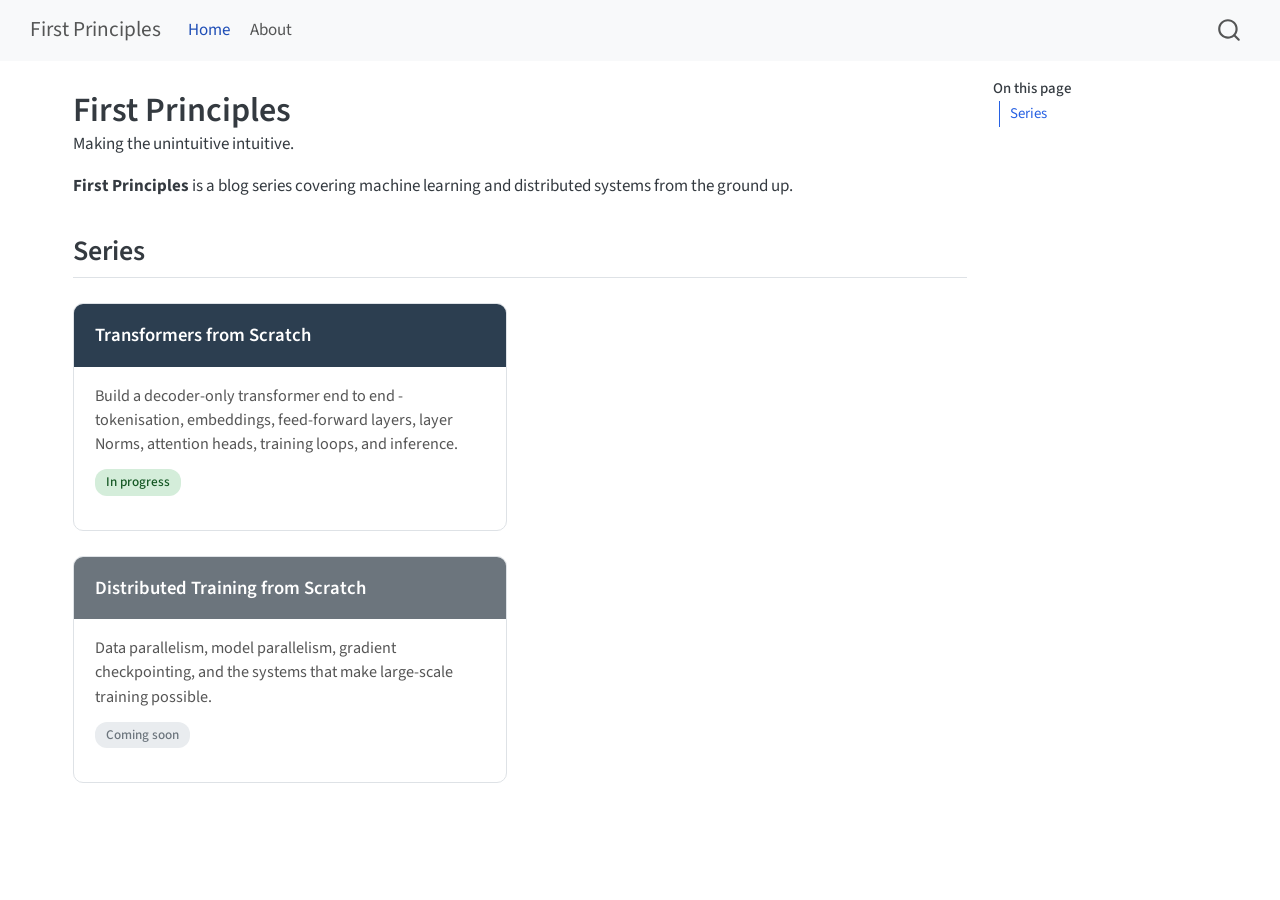
<file: index.html>
<!DOCTYPE html>
<html xmlns="http://www.w3.org/1999/xhtml" lang="en" xml:lang="en"><head>

<meta charset="utf-8">
<meta name="generator" content="quarto-1.9.37">

<meta name="viewport" content="width=device-width, initial-scale=1.0, user-scalable=yes">

<meta name="description" content="Making the unintuitive intuitive.">

<title>First Principles</title>
<style>
/* Default styles provided by pandoc.
** See https://pandoc.org/MANUAL.html#variables-for-html for config info.
*/
code{white-space: pre-wrap;}
span.smallcaps{font-variant: small-caps;}
div.columns{display: flex; gap: min(4vw, 1.5em);}
div.column{flex: auto; overflow-x: auto;}
div.hanging-indent{margin-left: 1.5em; text-indent: -1.5em;}
ul.task-list{list-style: none;}
ul.task-list li input[type="checkbox"] {
  width: 0.8em;
  margin: 0 0.8em 0.2em -1em; /* quarto-specific, see https://github.com/quarto-dev/quarto-cli/issues/4556 */ 
  vertical-align: middle;
}
</style>


<script src="site_libs/quarto-nav/quarto-nav.js"></script>
<script src="site_libs/quarto-nav/headroom.min.js"></script>
<script src="site_libs/clipboard/clipboard.min.js"></script>
<script src="site_libs/quarto-search/autocomplete.umd.js"></script>
<script src="site_libs/quarto-search/fuse.min.js"></script>
<script src="site_libs/quarto-search/quarto-search.js"></script>
<meta name="quarto:offset" content="./">
<script src="site_libs/quarto-html/quarto.js" type="module"></script>
<script src="site_libs/quarto-html/tabsets/tabsets.js" type="module"></script>
<script src="site_libs/quarto-html/popper.min.js"></script>
<script src="site_libs/quarto-html/tippy.umd.min.js"></script>
<script src="site_libs/quarto-html/anchor.min.js"></script>
<link href="site_libs/quarto-html/tippy.css" rel="stylesheet">
<link href="site_libs/quarto-html/quarto-syntax-highlighting-7f8f88aac4f3542376d5c11b86a4c14d.css" rel="stylesheet" id="quarto-text-highlighting-styles">
<script src="site_libs/bootstrap/bootstrap.min.js"></script>
<link href="site_libs/bootstrap/bootstrap-icons.css" rel="stylesheet">
<link href="site_libs/bootstrap/bootstrap-158031087360bce0ff56dc785ce39e06.min.css" rel="stylesheet" append-hash="true" id="quarto-bootstrap" data-mode="light">
<script id="quarto-search-options" type="application/json">{
  "location": "navbar",
  "copy-button": false,
  "collapse-after": 3,
  "panel-placement": "end",
  "type": "overlay",
  "limit": 50,
  "keyboard-shortcut": [
    "f",
    "/",
    "s"
  ],
  "show-item-context": false,
  "language": {
    "search-no-results-text": "No results",
    "search-matching-documents-text": "matching documents",
    "search-copy-link-title": "Copy link to search",
    "search-hide-matches-text": "Hide additional matches",
    "search-more-match-text": "more match in this document",
    "search-more-matches-text": "more matches in this document",
    "search-clear-button-title": "Clear",
    "search-text-placeholder": "",
    "search-detached-cancel-button-title": "Cancel",
    "search-submit-button-title": "Submit",
    "search-label": "Search"
  }
}</script>


<link rel="stylesheet" href="styles.css">
</head>

<body class="nav-fixed quarto-light">

<div id="quarto-search-results"></div>
  <header id="quarto-header" class="headroom fixed-top">
    <nav class="navbar navbar-expand-lg " data-bs-theme="dark">
      <div class="navbar-container container-fluid">
      <div class="navbar-brand-container mx-auto">
    <a class="navbar-brand" href="./index.html">
    <span class="navbar-title">First Principles</span>
    </a>
  </div>
            <div id="quarto-search" class="" title="Search"></div>
          <button class="navbar-toggler" type="button" data-bs-toggle="collapse" data-bs-target="#navbarCollapse" aria-controls="navbarCollapse" role="menu" aria-expanded="false" aria-label="Toggle navigation" onclick="if (window.quartoToggleHeadroom) { window.quartoToggleHeadroom(); }">
  <span class="navbar-toggler-icon"></span>
</button>
          <div class="collapse navbar-collapse" id="navbarCollapse">
            <ul class="navbar-nav navbar-nav-scroll me-auto">
  <li class="nav-item">
    <a class="nav-link active" href="./index.html" aria-current="page"> 
<span class="menu-text">Home</span></a>
  </li>  
  <li class="nav-item">
    <a class="nav-link" href="./about.html"> 
<span class="menu-text">About</span></a>
  </li>  
</ul>
          </div> <!-- /navcollapse -->
            <div class="quarto-navbar-tools">
</div>
      </div> <!-- /container-fluid -->
    </nav>
</header>
<!-- content -->
<div id="quarto-content" class="quarto-container page-columns page-rows-contents page-layout-full page-navbar">
<!-- sidebar -->
<!-- margin-sidebar -->
    <div id="quarto-margin-sidebar" class="sidebar margin-sidebar">
        <nav id="TOC" role="doc-toc" class="toc-active">
    <h2 id="toc-title">On this page</h2>
   
  <ul>
  <li><a href="#series" id="toc-series" class="nav-link active" data-scroll-target="#series">Series</a></li>
  </ul>
</nav>
    </div>
<!-- main -->
<main class="content column-page-left" id="quarto-document-content">

<header id="title-block-header" class="quarto-title-block default">
<div class="quarto-title">
<h1 class="title">First Principles</h1>
</div>

<div>
  <div class="description">
    Making the unintuitive intuitive.
  </div>
</div>


<div class="quarto-title-meta column-page-left">

    
  
    
  </div>
  


</header>


<p><strong>First Principles</strong> is a blog series covering machine learning and distributed systems from the ground up.</p>
<section id="series" class="level2">
<h2 class="anchored" data-anchor-id="series">Series</h2>
<div class="series-grid">
<a href="posts/transformers-from-scratch/" class="series-card-link">
<div class="series-card">
<div class="series-card-header">
Transformers from Scratch
</div>
<div class="series-card-body">
<p>
Build a decoder-only transformer end to end - tokenisation, embeddings, feed-forward layers, layer Norms, attention heads, training loops, and inference.
</p>
<p><span class="series-badge">In progress</span></p>
</div>
</div>
</a><p><a href="posts/transformers-from-scratch/" class="series-card-link"></a></p>
<a href="posts/distributed-training/" class="series-card-link">
<div class="series-card series-card-soon">
<div class="series-card-header">
Distributed Training from Scratch
</div>
<div class="series-card-body">
<p>
Data parallelism, model parallelism, gradient checkpointing, and the systems that make large-scale training possible.
</p>
<p><span class="series-badge series-badge-soon">Coming soon</span></p>
</div>
</div>
</a><p><a href="posts/distributed-training/" class="series-card-link"></a></p>
</div>


</section>

</main> <!-- /main -->
<script id="quarto-html-after-body" type="application/javascript">
  window.document.addEventListener("DOMContentLoaded", function (event) {
    const icon = "";
    const anchorJS = new window.AnchorJS();
    anchorJS.options = {
      placement: 'right',
      icon: icon
    };
    anchorJS.add('.anchored');
    const isCodeAnnotation = (el) => {
      for (const clz of el.classList) {
        if (clz.startsWith('code-annotation-')) {                     
          return true;
        }
      }
      return false;
    }
    const onCopySuccess = function(e) {
      // button target
      const button = e.trigger;
      // don't keep focus
      button.blur();
      // flash "checked"
      button.classList.add('code-copy-button-checked');
      var currentTitle = button.getAttribute("title");
      button.setAttribute("title", "Copied!");
      let tooltip;
      if (window.bootstrap) {
        button.setAttribute("data-bs-toggle", "tooltip");
        button.setAttribute("data-bs-placement", "left");
        button.setAttribute("data-bs-title", "Copied!");
        tooltip = new bootstrap.Tooltip(button, 
          { trigger: "manual", 
            customClass: "code-copy-button-tooltip",
            offset: [0, -8]});
        tooltip.show();    
      }
      setTimeout(function() {
        if (tooltip) {
          tooltip.hide();
          button.removeAttribute("data-bs-title");
          button.removeAttribute("data-bs-toggle");
          button.removeAttribute("data-bs-placement");
        }
        button.setAttribute("title", currentTitle);
        button.classList.remove('code-copy-button-checked');
      }, 1000);
      // clear code selection
      e.clearSelection();
    }
    const getTextToCopy = function(trigger) {
      const outerScaffold = trigger.parentElement.cloneNode(true);
      const codeEl = outerScaffold.querySelector('code');
      for (const childEl of codeEl.children) {
        if (isCodeAnnotation(childEl)) {
          childEl.remove();
        }
      }
      return codeEl.innerText;
    }
    const clipboard = new window.ClipboardJS('.code-copy-button:not([data-in-quarto-modal])', {
      text: getTextToCopy
    });
    clipboard.on('success', onCopySuccess);
    if (window.document.getElementById('quarto-embedded-source-code-modal')) {
      const clipboardModal = new window.ClipboardJS('.code-copy-button[data-in-quarto-modal]', {
        text: getTextToCopy,
        container: window.document.getElementById('quarto-embedded-source-code-modal')
      });
      clipboardModal.on('success', onCopySuccess);
    }
      var localhostRegex = new RegExp(/^(?:http|https):\/\/localhost\:?[0-9]*\//);
      var mailtoRegex = new RegExp(/^mailto:/);
        var filterRegex = new RegExp("https:\/\/blog\.utkarshsharma\.io");
      var isInternal = (href) => {
          return filterRegex.test(href) || localhostRegex.test(href) || mailtoRegex.test(href);
      }
      // Inspect non-navigation links and adorn them if external
     var links = window.document.querySelectorAll('a[href]:not(.nav-link):not(.navbar-brand):not(.toc-action):not(.sidebar-link):not(.sidebar-item-toggle):not(.pagination-link):not(.no-external):not([aria-hidden]):not(.dropdown-item):not(.quarto-navigation-tool):not(.about-link)');
      for (var i=0; i<links.length; i++) {
        const link = links[i];
        if (!isInternal(link.href)) {
          // undo the damage that might have been done by quarto-nav.js in the case of
          // links that we want to consider external
          if (link.dataset.originalHref !== undefined) {
            link.href = link.dataset.originalHref;
          }
        }
      }
    function tippyHover(el, contentFn, onTriggerFn, onUntriggerFn) {
      const config = {
        allowHTML: true,
        maxWidth: 500,
        delay: 100,
        arrow: false,
        appendTo: function(el) {
            return el.parentElement;
        },
        interactive: true,
        interactiveBorder: 10,
        theme: 'quarto',
        placement: 'bottom-start',
      };
      if (contentFn) {
        config.content = contentFn;
      }
      if (onTriggerFn) {
        config.onTrigger = onTriggerFn;
      }
      if (onUntriggerFn) {
        config.onUntrigger = onUntriggerFn;
      }
      window.tippy(el, config); 
    }
    const noterefs = window.document.querySelectorAll('a[role="doc-noteref"]');
    for (var i=0; i<noterefs.length; i++) {
      const ref = noterefs[i];
      tippyHover(ref, function() {
        // use id or data attribute instead here
        let href = ref.getAttribute('data-footnote-href') || ref.getAttribute('href');
        try { href = new URL(href).hash; } catch {}
        const id = href.replace(/^#\/?/, "");
        const note = window.document.getElementById(id);
        if (note) {
          return note.innerHTML;
        } else {
          return "";
        }
      });
    }
    const xrefs = window.document.querySelectorAll('a.quarto-xref');
    const processXRef = (id, note) => {
      // Strip column container classes
      const stripColumnClz = (el) => {
        el.classList.remove("page-full", "page-columns");
        if (el.children) {
          for (const child of el.children) {
            stripColumnClz(child);
          }
        }
      }
      stripColumnClz(note)
      if (id === null || id.startsWith('sec-')) {
        // Special case sections, only their first couple elements
        const container = document.createElement("div");
        if (note.children && note.children.length > 2) {
          container.appendChild(note.children[0].cloneNode(true));
          for (let i = 1; i < note.children.length; i++) {
            const child = note.children[i];
            if (child.tagName === "P" && child.innerText === "") {
              continue;
            } else {
              container.appendChild(child.cloneNode(true));
              break;
            }
          }
          if (window.Quarto?.typesetMath) {
            window.Quarto.typesetMath(container);
          }
          return container.innerHTML
        } else {
          if (window.Quarto?.typesetMath) {
            window.Quarto.typesetMath(note);
          }
          return note.innerHTML;
        }
      } else {
        // Remove any anchor links if they are present
        const anchorLink = note.querySelector('a.anchorjs-link');
        if (anchorLink) {
          anchorLink.remove();
        }
        if (window.Quarto?.typesetMath) {
          window.Quarto.typesetMath(note);
        }
        if (note.classList.contains("callout")) {
          return note.outerHTML;
        } else {
          return note.innerHTML;
        }
      }
    }
    for (var i=0; i<xrefs.length; i++) {
      const xref = xrefs[i];
      tippyHover(xref, undefined, function(instance) {
        instance.disable();
        let url = xref.getAttribute('href');
        let hash = undefined; 
        if (url.startsWith('#')) {
          hash = url;
        } else {
          try { hash = new URL(url).hash; } catch {}
        }
        if (hash) {
          const id = hash.replace(/^#\/?/, "");
          const note = window.document.getElementById(id);
          if (note !== null) {
            try {
              const html = processXRef(id, note.cloneNode(true));
              instance.setContent(html);
            } finally {
              instance.enable();
              instance.show();
            }
          } else {
            // See if we can fetch this
            fetch(url.split('#')[0])
            .then(res => res.text())
            .then(html => {
              const parser = new DOMParser();
              const htmlDoc = parser.parseFromString(html, "text/html");
              const note = htmlDoc.getElementById(id);
              if (note !== null) {
                const html = processXRef(id, note);
                instance.setContent(html);
              } 
            }).finally(() => {
              instance.enable();
              instance.show();
            });
          }
        } else {
          // See if we can fetch a full url (with no hash to target)
          // This is a special case and we should probably do some content thinning / targeting
          fetch(url)
          .then(res => res.text())
          .then(html => {
            const parser = new DOMParser();
            const htmlDoc = parser.parseFromString(html, "text/html");
            const note = htmlDoc.querySelector('main.content');
            if (note !== null) {
              // This should only happen for chapter cross references
              // (since there is no id in the URL)
              // remove the first header
              if (note.children.length > 0 && note.children[0].tagName === "HEADER") {
                note.children[0].remove();
              }
              const html = processXRef(null, note);
              instance.setContent(html);
            } 
          }).finally(() => {
            instance.enable();
            instance.show();
          });
        }
      }, function(instance) {
      });
    }
        let selectedAnnoteEl;
        const selectorForAnnotation = ( cell, annotation) => {
          let cellAttr = 'data-code-cell="' + cell + '"';
          let lineAttr = 'data-code-annotation="' +  annotation + '"';
          const selector = 'span[' + cellAttr + '][' + lineAttr + ']';
          return selector;
        }
        const selectCodeLines = (annoteEl) => {
          const doc = window.document;
          const targetCell = annoteEl.getAttribute("data-target-cell");
          const targetAnnotation = annoteEl.getAttribute("data-target-annotation");
          const annoteSpan = window.document.querySelector(selectorForAnnotation(targetCell, targetAnnotation));
          const lines = annoteSpan.getAttribute("data-code-lines").split(",");
          const lineIds = lines.map((line) => {
            return targetCell + "-" + line;
          })
          let top = null;
          let height = null;
          let parent = null;
          if (lineIds.length > 0) {
              //compute the position of the single el (top and bottom and make a div)
              const el = window.document.getElementById(lineIds[0]);
              top = el.offsetTop;
              height = el.offsetHeight;
              parent = el.parentElement.parentElement;
            if (lineIds.length > 1) {
              const lastEl = window.document.getElementById(lineIds[lineIds.length - 1]);
              const bottom = lastEl.offsetTop + lastEl.offsetHeight;
              height = bottom - top;
            }
            if (top !== null && height !== null && parent !== null) {
              // cook up a div (if necessary) and position it 
              let div = window.document.getElementById("code-annotation-line-highlight");
              if (div === null) {
                div = window.document.createElement("div");
                div.setAttribute("id", "code-annotation-line-highlight");
                div.style.position = 'absolute';
                parent.appendChild(div);
              }
              div.style.top = top - 2 + "px";
              div.style.height = height + 4 + "px";
              div.style.left = 0;
              let gutterDiv = window.document.getElementById("code-annotation-line-highlight-gutter");
              if (gutterDiv === null) {
                gutterDiv = window.document.createElement("div");
                gutterDiv.setAttribute("id", "code-annotation-line-highlight-gutter");
                gutterDiv.style.position = 'absolute';
                const codeCell = window.document.getElementById(targetCell);
                const gutter = codeCell.querySelector('.code-annotation-gutter');
                gutter.appendChild(gutterDiv);
              }
              gutterDiv.style.top = top - 2 + "px";
              gutterDiv.style.height = height + 4 + "px";
            }
            selectedAnnoteEl = annoteEl;
          }
        };
        const unselectCodeLines = () => {
          const elementsIds = ["code-annotation-line-highlight", "code-annotation-line-highlight-gutter"];
          elementsIds.forEach((elId) => {
            const div = window.document.getElementById(elId);
            if (div) {
              div.remove();
            }
          });
          selectedAnnoteEl = undefined;
        };
          // Handle positioning of the toggle
      window.addEventListener(
        "resize",
        throttle(() => {
          elRect = undefined;
          if (selectedAnnoteEl) {
            selectCodeLines(selectedAnnoteEl);
          }
        }, 10)
      );
      function throttle(fn, ms) {
      let throttle = false;
      let timer;
        return (...args) => {
          if(!throttle) { // first call gets through
              fn.apply(this, args);
              throttle = true;
          } else { // all the others get throttled
              if(timer) clearTimeout(timer); // cancel #2
              timer = setTimeout(() => {
                fn.apply(this, args);
                timer = throttle = false;
              }, ms);
          }
        };
      }
        // Attach click handler to the DT
        const annoteDls = window.document.querySelectorAll('dt[data-target-cell]');
        for (const annoteDlNode of annoteDls) {
          annoteDlNode.addEventListener('click', (event) => {
            const clickedEl = event.target;
            if (clickedEl !== selectedAnnoteEl) {
              unselectCodeLines();
              const activeEl = window.document.querySelector('dt[data-target-cell].code-annotation-active');
              if (activeEl) {
                activeEl.classList.remove('code-annotation-active');
              }
              selectCodeLines(clickedEl);
              clickedEl.classList.add('code-annotation-active');
            } else {
              // Unselect the line
              unselectCodeLines();
              clickedEl.classList.remove('code-annotation-active');
            }
          });
        }
    const findCites = (el) => {
      const parentEl = el.parentElement;
      if (parentEl) {
        const cites = parentEl.dataset.cites;
        if (cites) {
          return {
            el,
            cites: cites.split(' ')
          };
        } else {
          return findCites(el.parentElement)
        }
      } else {
        return undefined;
      }
    };
    var bibliorefs = window.document.querySelectorAll('a[role="doc-biblioref"]');
    for (var i=0; i<bibliorefs.length; i++) {
      const ref = bibliorefs[i];
      const citeInfo = findCites(ref);
      if (citeInfo) {
        tippyHover(citeInfo.el, function() {
          var popup = window.document.createElement('div');
          citeInfo.cites.forEach(function(cite) {
            var citeDiv = window.document.createElement('div');
            citeDiv.classList.add('hanging-indent');
            citeDiv.classList.add('csl-entry');
            var biblioDiv = window.document.getElementById('ref-' + cite);
            if (biblioDiv) {
              citeDiv.innerHTML = biblioDiv.innerHTML;
            }
            popup.appendChild(citeDiv);
          });
          return popup.innerHTML;
        });
      }
    }
  });
  </script>
</div> <!-- /content -->




</body></html>
</file>
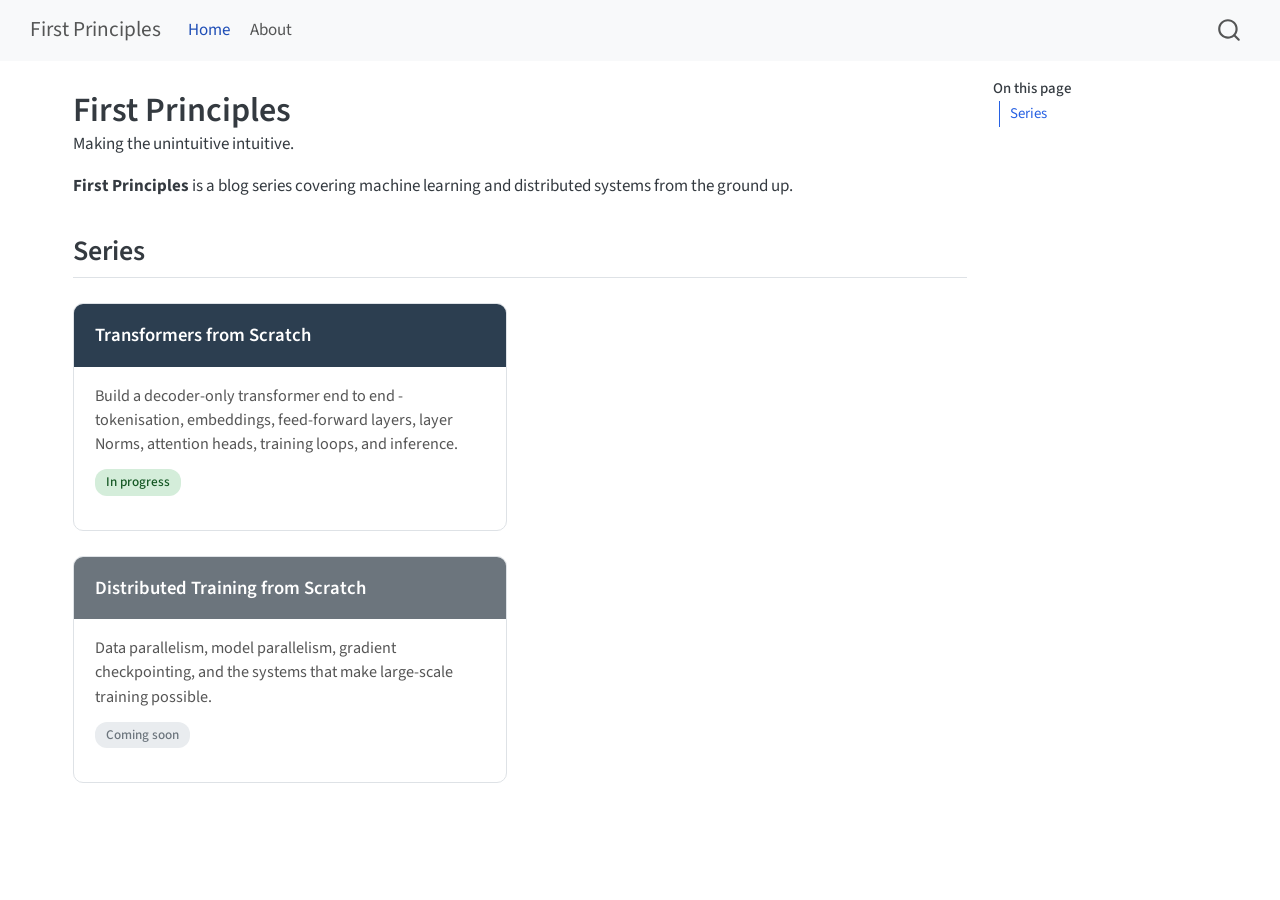
<file: docs/index.html>
<!DOCTYPE html>
<html xmlns="http://www.w3.org/1999/xhtml" lang="en" xml:lang="en"><head>

<meta charset="utf-8">
<meta name="generator" content="quarto-1.9.37">

<meta name="viewport" content="width=device-width, initial-scale=1.0, user-scalable=yes">

<meta name="description" content="Making the unintuitive intuitive.">

<title>First Principles</title>
<style>
/* Default styles provided by pandoc.
** See https://pandoc.org/MANUAL.html#variables-for-html for config info.
*/
code{white-space: pre-wrap;}
span.smallcaps{font-variant: small-caps;}
div.columns{display: flex; gap: min(4vw, 1.5em);}
div.column{flex: auto; overflow-x: auto;}
div.hanging-indent{margin-left: 1.5em; text-indent: -1.5em;}
ul.task-list{list-style: none;}
ul.task-list li input[type="checkbox"] {
  width: 0.8em;
  margin: 0 0.8em 0.2em -1em; /* quarto-specific, see https://github.com/quarto-dev/quarto-cli/issues/4556 */ 
  vertical-align: middle;
}
</style>


<script src="site_libs/quarto-nav/quarto-nav.js"></script>
<script src="site_libs/quarto-nav/headroom.min.js"></script>
<script src="site_libs/clipboard/clipboard.min.js"></script>
<script src="site_libs/quarto-search/autocomplete.umd.js"></script>
<script src="site_libs/quarto-search/fuse.min.js"></script>
<script src="site_libs/quarto-search/quarto-search.js"></script>
<meta name="quarto:offset" content="./">
<script src="site_libs/quarto-html/quarto.js" type="module"></script>
<script src="site_libs/quarto-html/tabsets/tabsets.js" type="module"></script>
<script src="site_libs/quarto-html/popper.min.js"></script>
<script src="site_libs/quarto-html/tippy.umd.min.js"></script>
<script src="site_libs/quarto-html/anchor.min.js"></script>
<link href="site_libs/quarto-html/tippy.css" rel="stylesheet">
<link href="site_libs/quarto-html/quarto-syntax-highlighting-7f8f88aac4f3542376d5c11b86a4c14d.css" rel="stylesheet" id="quarto-text-highlighting-styles">
<script src="site_libs/bootstrap/bootstrap.min.js"></script>
<link href="site_libs/bootstrap/bootstrap-icons.css" rel="stylesheet">
<link href="site_libs/bootstrap/bootstrap-158031087360bce0ff56dc785ce39e06.min.css" rel="stylesheet" append-hash="true" id="quarto-bootstrap" data-mode="light">
<script id="quarto-search-options" type="application/json">{
  "location": "navbar",
  "copy-button": false,
  "collapse-after": 3,
  "panel-placement": "end",
  "type": "overlay",
  "limit": 50,
  "keyboard-shortcut": [
    "f",
    "/",
    "s"
  ],
  "show-item-context": false,
  "language": {
    "search-no-results-text": "No results",
    "search-matching-documents-text": "matching documents",
    "search-copy-link-title": "Copy link to search",
    "search-hide-matches-text": "Hide additional matches",
    "search-more-match-text": "more match in this document",
    "search-more-matches-text": "more matches in this document",
    "search-clear-button-title": "Clear",
    "search-text-placeholder": "",
    "search-detached-cancel-button-title": "Cancel",
    "search-submit-button-title": "Submit",
    "search-label": "Search"
  }
}</script>


<link rel="stylesheet" href="styles.css">
</head>

<body class="nav-fixed quarto-light">

<div id="quarto-search-results"></div>
  <header id="quarto-header" class="headroom fixed-top">
    <nav class="navbar navbar-expand-lg " data-bs-theme="dark">
      <div class="navbar-container container-fluid">
      <div class="navbar-brand-container mx-auto">
    <a class="navbar-brand" href="./index.html">
    <span class="navbar-title">First Principles</span>
    </a>
  </div>
            <div id="quarto-search" class="" title="Search"></div>
          <button class="navbar-toggler" type="button" data-bs-toggle="collapse" data-bs-target="#navbarCollapse" aria-controls="navbarCollapse" role="menu" aria-expanded="false" aria-label="Toggle navigation" onclick="if (window.quartoToggleHeadroom) { window.quartoToggleHeadroom(); }">
  <span class="navbar-toggler-icon"></span>
</button>
          <div class="collapse navbar-collapse" id="navbarCollapse">
            <ul class="navbar-nav navbar-nav-scroll me-auto">
  <li class="nav-item">
    <a class="nav-link active" href="./index.html" aria-current="page"> 
<span class="menu-text">Home</span></a>
  </li>  
  <li class="nav-item">
    <a class="nav-link" href="./about.html"> 
<span class="menu-text">About</span></a>
  </li>  
</ul>
          </div> <!-- /navcollapse -->
            <div class="quarto-navbar-tools">
</div>
      </div> <!-- /container-fluid -->
    </nav>
</header>
<!-- content -->
<div id="quarto-content" class="quarto-container page-columns page-rows-contents page-layout-full page-navbar">
<!-- sidebar -->
<!-- margin-sidebar -->
    <div id="quarto-margin-sidebar" class="sidebar margin-sidebar">
        <nav id="TOC" role="doc-toc" class="toc-active">
    <h2 id="toc-title">On this page</h2>
   
  <ul>
  <li><a href="#series" id="toc-series" class="nav-link active" data-scroll-target="#series">Series</a></li>
  </ul>
</nav>
    </div>
<!-- main -->
<main class="content column-page-left" id="quarto-document-content">

<header id="title-block-header" class="quarto-title-block default">
<div class="quarto-title">
<h1 class="title">First Principles</h1>
</div>

<div>
  <div class="description">
    Making the unintuitive intuitive.
  </div>
</div>


<div class="quarto-title-meta column-page-left">

    
  
    
  </div>
  


</header>


<p><strong>First Principles</strong> is a blog series covering machine learning and distributed systems from the ground up.</p>
<section id="series" class="level2">
<h2 class="anchored" data-anchor-id="series">Series</h2>
<div class="series-grid">
<a href="posts/transformers-from-scratch/" class="series-card-link">
<div class="series-card">
<div class="series-card-header">
Transformers from Scratch
</div>
<div class="series-card-body">
<p>
Build a decoder-only transformer end to end - tokenisation, embeddings, feed-forward layers, layer Norms, attention heads, training loops, and inference.
</p>
<p><span class="series-badge">In progress</span></p>
</div>
</div>
</a><p><a href="posts/transformers-from-scratch/" class="series-card-link"></a></p>
<a href="posts/distributed-training/" class="series-card-link">
<div class="series-card series-card-soon">
<div class="series-card-header">
Distributed Training from Scratch
</div>
<div class="series-card-body">
<p>
Data parallelism, model parallelism, gradient checkpointing, and the systems that make large-scale training possible.
</p>
<p><span class="series-badge series-badge-soon">Coming soon</span></p>
</div>
</div>
</a><p><a href="posts/distributed-training/" class="series-card-link"></a></p>
</div>


</section>

</main> <!-- /main -->
<script id="quarto-html-after-body" type="application/javascript">
  window.document.addEventListener("DOMContentLoaded", function (event) {
    const icon = "";
    const anchorJS = new window.AnchorJS();
    anchorJS.options = {
      placement: 'right',
      icon: icon
    };
    anchorJS.add('.anchored');
    const isCodeAnnotation = (el) => {
      for (const clz of el.classList) {
        if (clz.startsWith('code-annotation-')) {                     
          return true;
        }
      }
      return false;
    }
    const onCopySuccess = function(e) {
      // button target
      const button = e.trigger;
      // don't keep focus
      button.blur();
      // flash "checked"
      button.classList.add('code-copy-button-checked');
      var currentTitle = button.getAttribute("title");
      button.setAttribute("title", "Copied!");
      let tooltip;
      if (window.bootstrap) {
        button.setAttribute("data-bs-toggle", "tooltip");
        button.setAttribute("data-bs-placement", "left");
        button.setAttribute("data-bs-title", "Copied!");
        tooltip = new bootstrap.Tooltip(button, 
          { trigger: "manual", 
            customClass: "code-copy-button-tooltip",
            offset: [0, -8]});
        tooltip.show();    
      }
      setTimeout(function() {
        if (tooltip) {
          tooltip.hide();
          button.removeAttribute("data-bs-title");
          button.removeAttribute("data-bs-toggle");
          button.removeAttribute("data-bs-placement");
        }
        button.setAttribute("title", currentTitle);
        button.classList.remove('code-copy-button-checked');
      }, 1000);
      // clear code selection
      e.clearSelection();
    }
    const getTextToCopy = function(trigger) {
      const outerScaffold = trigger.parentElement.cloneNode(true);
      const codeEl = outerScaffold.querySelector('code');
      for (const childEl of codeEl.children) {
        if (isCodeAnnotation(childEl)) {
          childEl.remove();
        }
      }
      return codeEl.innerText;
    }
    const clipboard = new window.ClipboardJS('.code-copy-button:not([data-in-quarto-modal])', {
      text: getTextToCopy
    });
    clipboard.on('success', onCopySuccess);
    if (window.document.getElementById('quarto-embedded-source-code-modal')) {
      const clipboardModal = new window.ClipboardJS('.code-copy-button[data-in-quarto-modal]', {
        text: getTextToCopy,
        container: window.document.getElementById('quarto-embedded-source-code-modal')
      });
      clipboardModal.on('success', onCopySuccess);
    }
      var localhostRegex = new RegExp(/^(?:http|https):\/\/localhost\:?[0-9]*\//);
      var mailtoRegex = new RegExp(/^mailto:/);
        var filterRegex = new RegExp("https:\/\/SharmaLlama\.github\.io\/firstprinciples\/");
      var isInternal = (href) => {
          return filterRegex.test(href) || localhostRegex.test(href) || mailtoRegex.test(href);
      }
      // Inspect non-navigation links and adorn them if external
     var links = window.document.querySelectorAll('a[href]:not(.nav-link):not(.navbar-brand):not(.toc-action):not(.sidebar-link):not(.sidebar-item-toggle):not(.pagination-link):not(.no-external):not([aria-hidden]):not(.dropdown-item):not(.quarto-navigation-tool):not(.about-link)');
      for (var i=0; i<links.length; i++) {
        const link = links[i];
        if (!isInternal(link.href)) {
          // undo the damage that might have been done by quarto-nav.js in the case of
          // links that we want to consider external
          if (link.dataset.originalHref !== undefined) {
            link.href = link.dataset.originalHref;
          }
        }
      }
    function tippyHover(el, contentFn, onTriggerFn, onUntriggerFn) {
      const config = {
        allowHTML: true,
        maxWidth: 500,
        delay: 100,
        arrow: false,
        appendTo: function(el) {
            return el.parentElement;
        },
        interactive: true,
        interactiveBorder: 10,
        theme: 'quarto',
        placement: 'bottom-start',
      };
      if (contentFn) {
        config.content = contentFn;
      }
      if (onTriggerFn) {
        config.onTrigger = onTriggerFn;
      }
      if (onUntriggerFn) {
        config.onUntrigger = onUntriggerFn;
      }
      window.tippy(el, config); 
    }
    const noterefs = window.document.querySelectorAll('a[role="doc-noteref"]');
    for (var i=0; i<noterefs.length; i++) {
      const ref = noterefs[i];
      tippyHover(ref, function() {
        // use id or data attribute instead here
        let href = ref.getAttribute('data-footnote-href') || ref.getAttribute('href');
        try { href = new URL(href).hash; } catch {}
        const id = href.replace(/^#\/?/, "");
        const note = window.document.getElementById(id);
        if (note) {
          return note.innerHTML;
        } else {
          return "";
        }
      });
    }
    const xrefs = window.document.querySelectorAll('a.quarto-xref');
    const processXRef = (id, note) => {
      // Strip column container classes
      const stripColumnClz = (el) => {
        el.classList.remove("page-full", "page-columns");
        if (el.children) {
          for (const child of el.children) {
            stripColumnClz(child);
          }
        }
      }
      stripColumnClz(note)
      if (id === null || id.startsWith('sec-')) {
        // Special case sections, only their first couple elements
        const container = document.createElement("div");
        if (note.children && note.children.length > 2) {
          container.appendChild(note.children[0].cloneNode(true));
          for (let i = 1; i < note.children.length; i++) {
            const child = note.children[i];
            if (child.tagName === "P" && child.innerText === "") {
              continue;
            } else {
              container.appendChild(child.cloneNode(true));
              break;
            }
          }
          if (window.Quarto?.typesetMath) {
            window.Quarto.typesetMath(container);
          }
          return container.innerHTML
        } else {
          if (window.Quarto?.typesetMath) {
            window.Quarto.typesetMath(note);
          }
          return note.innerHTML;
        }
      } else {
        // Remove any anchor links if they are present
        const anchorLink = note.querySelector('a.anchorjs-link');
        if (anchorLink) {
          anchorLink.remove();
        }
        if (window.Quarto?.typesetMath) {
          window.Quarto.typesetMath(note);
        }
        if (note.classList.contains("callout")) {
          return note.outerHTML;
        } else {
          return note.innerHTML;
        }
      }
    }
    for (var i=0; i<xrefs.length; i++) {
      const xref = xrefs[i];
      tippyHover(xref, undefined, function(instance) {
        instance.disable();
        let url = xref.getAttribute('href');
        let hash = undefined; 
        if (url.startsWith('#')) {
          hash = url;
        } else {
          try { hash = new URL(url).hash; } catch {}
        }
        if (hash) {
          const id = hash.replace(/^#\/?/, "");
          const note = window.document.getElementById(id);
          if (note !== null) {
            try {
              const html = processXRef(id, note.cloneNode(true));
              instance.setContent(html);
            } finally {
              instance.enable();
              instance.show();
            }
          } else {
            // See if we can fetch this
            fetch(url.split('#')[0])
            .then(res => res.text())
            .then(html => {
              const parser = new DOMParser();
              const htmlDoc = parser.parseFromString(html, "text/html");
              const note = htmlDoc.getElementById(id);
              if (note !== null) {
                const html = processXRef(id, note);
                instance.setContent(html);
              } 
            }).finally(() => {
              instance.enable();
              instance.show();
            });
          }
        } else {
          // See if we can fetch a full url (with no hash to target)
          // This is a special case and we should probably do some content thinning / targeting
          fetch(url)
          .then(res => res.text())
          .then(html => {
            const parser = new DOMParser();
            const htmlDoc = parser.parseFromString(html, "text/html");
            const note = htmlDoc.querySelector('main.content');
            if (note !== null) {
              // This should only happen for chapter cross references
              // (since there is no id in the URL)
              // remove the first header
              if (note.children.length > 0 && note.children[0].tagName === "HEADER") {
                note.children[0].remove();
              }
              const html = processXRef(null, note);
              instance.setContent(html);
            } 
          }).finally(() => {
            instance.enable();
            instance.show();
          });
        }
      }, function(instance) {
      });
    }
        let selectedAnnoteEl;
        const selectorForAnnotation = ( cell, annotation) => {
          let cellAttr = 'data-code-cell="' + cell + '"';
          let lineAttr = 'data-code-annotation="' +  annotation + '"';
          const selector = 'span[' + cellAttr + '][' + lineAttr + ']';
          return selector;
        }
        const selectCodeLines = (annoteEl) => {
          const doc = window.document;
          const targetCell = annoteEl.getAttribute("data-target-cell");
          const targetAnnotation = annoteEl.getAttribute("data-target-annotation");
          const annoteSpan = window.document.querySelector(selectorForAnnotation(targetCell, targetAnnotation));
          const lines = annoteSpan.getAttribute("data-code-lines").split(",");
          const lineIds = lines.map((line) => {
            return targetCell + "-" + line;
          })
          let top = null;
          let height = null;
          let parent = null;
          if (lineIds.length > 0) {
              //compute the position of the single el (top and bottom and make a div)
              const el = window.document.getElementById(lineIds[0]);
              top = el.offsetTop;
              height = el.offsetHeight;
              parent = el.parentElement.parentElement;
            if (lineIds.length > 1) {
              const lastEl = window.document.getElementById(lineIds[lineIds.length - 1]);
              const bottom = lastEl.offsetTop + lastEl.offsetHeight;
              height = bottom - top;
            }
            if (top !== null && height !== null && parent !== null) {
              // cook up a div (if necessary) and position it 
              let div = window.document.getElementById("code-annotation-line-highlight");
              if (div === null) {
                div = window.document.createElement("div");
                div.setAttribute("id", "code-annotation-line-highlight");
                div.style.position = 'absolute';
                parent.appendChild(div);
              }
              div.style.top = top - 2 + "px";
              div.style.height = height + 4 + "px";
              div.style.left = 0;
              let gutterDiv = window.document.getElementById("code-annotation-line-highlight-gutter");
              if (gutterDiv === null) {
                gutterDiv = window.document.createElement("div");
                gutterDiv.setAttribute("id", "code-annotation-line-highlight-gutter");
                gutterDiv.style.position = 'absolute';
                const codeCell = window.document.getElementById(targetCell);
                const gutter = codeCell.querySelector('.code-annotation-gutter');
                gutter.appendChild(gutterDiv);
              }
              gutterDiv.style.top = top - 2 + "px";
              gutterDiv.style.height = height + 4 + "px";
            }
            selectedAnnoteEl = annoteEl;
          }
        };
        const unselectCodeLines = () => {
          const elementsIds = ["code-annotation-line-highlight", "code-annotation-line-highlight-gutter"];
          elementsIds.forEach((elId) => {
            const div = window.document.getElementById(elId);
            if (div) {
              div.remove();
            }
          });
          selectedAnnoteEl = undefined;
        };
          // Handle positioning of the toggle
      window.addEventListener(
        "resize",
        throttle(() => {
          elRect = undefined;
          if (selectedAnnoteEl) {
            selectCodeLines(selectedAnnoteEl);
          }
        }, 10)
      );
      function throttle(fn, ms) {
      let throttle = false;
      let timer;
        return (...args) => {
          if(!throttle) { // first call gets through
              fn.apply(this, args);
              throttle = true;
          } else { // all the others get throttled
              if(timer) clearTimeout(timer); // cancel #2
              timer = setTimeout(() => {
                fn.apply(this, args);
                timer = throttle = false;
              }, ms);
          }
        };
      }
        // Attach click handler to the DT
        const annoteDls = window.document.querySelectorAll('dt[data-target-cell]');
        for (const annoteDlNode of annoteDls) {
          annoteDlNode.addEventListener('click', (event) => {
            const clickedEl = event.target;
            if (clickedEl !== selectedAnnoteEl) {
              unselectCodeLines();
              const activeEl = window.document.querySelector('dt[data-target-cell].code-annotation-active');
              if (activeEl) {
                activeEl.classList.remove('code-annotation-active');
              }
              selectCodeLines(clickedEl);
              clickedEl.classList.add('code-annotation-active');
            } else {
              // Unselect the line
              unselectCodeLines();
              clickedEl.classList.remove('code-annotation-active');
            }
          });
        }
    const findCites = (el) => {
      const parentEl = el.parentElement;
      if (parentEl) {
        const cites = parentEl.dataset.cites;
        if (cites) {
          return {
            el,
            cites: cites.split(' ')
          };
        } else {
          return findCites(el.parentElement)
        }
      } else {
        return undefined;
      }
    };
    var bibliorefs = window.document.querySelectorAll('a[role="doc-biblioref"]');
    for (var i=0; i<bibliorefs.length; i++) {
      const ref = bibliorefs[i];
      const citeInfo = findCites(ref);
      if (citeInfo) {
        tippyHover(citeInfo.el, function() {
          var popup = window.document.createElement('div');
          citeInfo.cites.forEach(function(cite) {
            var citeDiv = window.document.createElement('div');
            citeDiv.classList.add('hanging-indent');
            citeDiv.classList.add('csl-entry');
            var biblioDiv = window.document.getElementById('ref-' + cite);
            if (biblioDiv) {
              citeDiv.innerHTML = biblioDiv.innerHTML;
            }
            popup.appendChild(citeDiv);
          });
          return popup.innerHTML;
        });
      }
    }
  });
  </script>
</div> <!-- /content -->




</body></html>
</file>
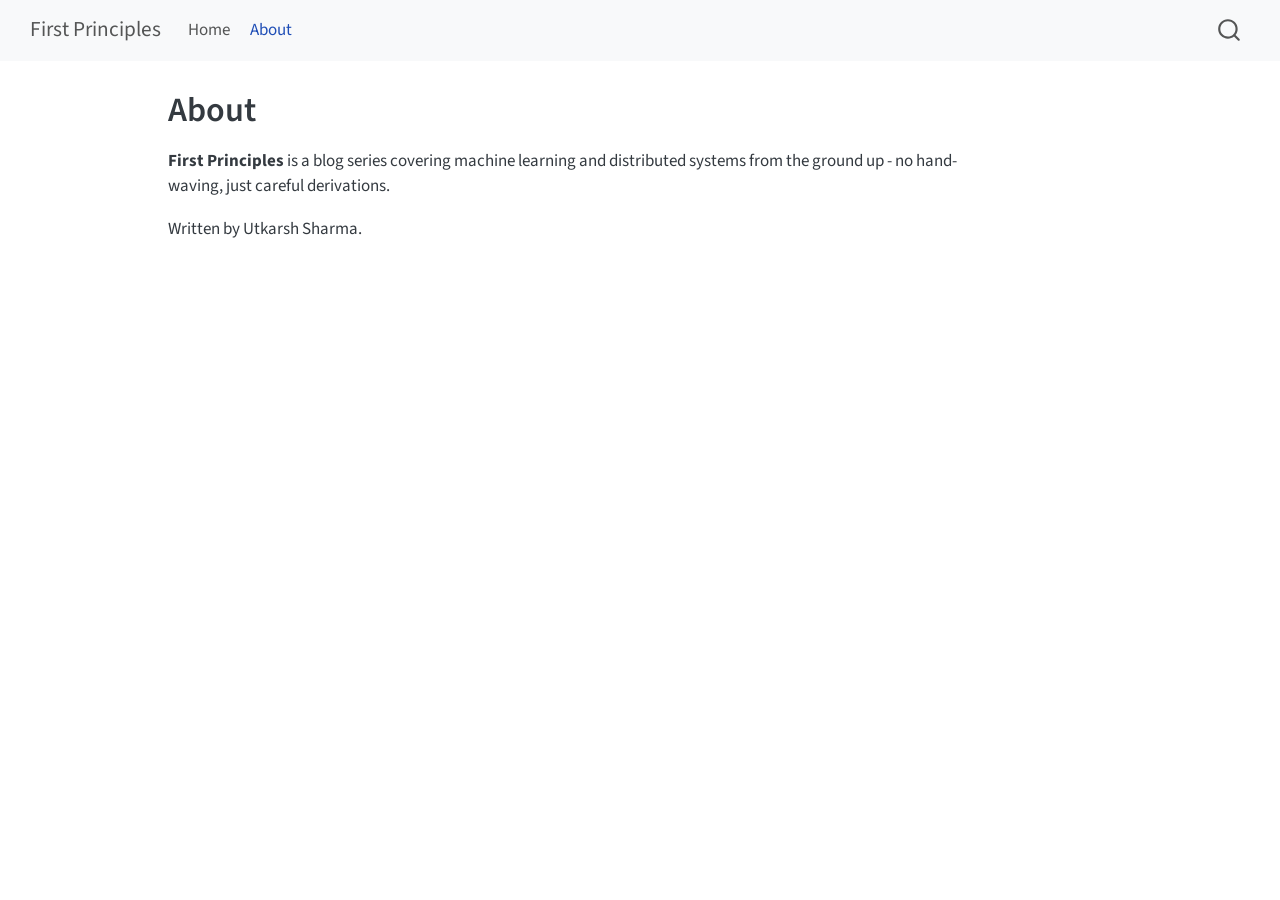
<file: about.html>
<!DOCTYPE html>
<html xmlns="http://www.w3.org/1999/xhtml" lang="en" xml:lang="en"><head>

<meta charset="utf-8">
<meta name="generator" content="quarto-1.9.37">

<meta name="viewport" content="width=device-width, initial-scale=1.0, user-scalable=yes">


<title>About – First Principles</title>
<style>
/* Default styles provided by pandoc.
** See https://pandoc.org/MANUAL.html#variables-for-html for config info.
*/
code{white-space: pre-wrap;}
span.smallcaps{font-variant: small-caps;}
div.columns{display: flex; gap: min(4vw, 1.5em);}
div.column{flex: auto; overflow-x: auto;}
div.hanging-indent{margin-left: 1.5em; text-indent: -1.5em;}
ul.task-list{list-style: none;}
ul.task-list li input[type="checkbox"] {
  width: 0.8em;
  margin: 0 0.8em 0.2em -1em; /* quarto-specific, see https://github.com/quarto-dev/quarto-cli/issues/4556 */ 
  vertical-align: middle;
}
</style>


<script src="site_libs/quarto-nav/quarto-nav.js"></script>
<script src="site_libs/quarto-nav/headroom.min.js"></script>
<script src="site_libs/clipboard/clipboard.min.js"></script>
<script src="site_libs/quarto-search/autocomplete.umd.js"></script>
<script src="site_libs/quarto-search/fuse.min.js"></script>
<script src="site_libs/quarto-search/quarto-search.js"></script>
<meta name="quarto:offset" content="./">
<script src="site_libs/quarto-html/quarto.js" type="module"></script>
<script src="site_libs/quarto-html/tabsets/tabsets.js" type="module"></script>
<script src="site_libs/quarto-html/popper.min.js"></script>
<script src="site_libs/quarto-html/tippy.umd.min.js"></script>
<script src="site_libs/quarto-html/anchor.min.js"></script>
<link href="site_libs/quarto-html/tippy.css" rel="stylesheet">
<link href="site_libs/quarto-html/quarto-syntax-highlighting-7f8f88aac4f3542376d5c11b86a4c14d.css" rel="stylesheet" id="quarto-text-highlighting-styles">
<script src="site_libs/bootstrap/bootstrap.min.js"></script>
<link href="site_libs/bootstrap/bootstrap-icons.css" rel="stylesheet">
<link href="site_libs/bootstrap/bootstrap-158031087360bce0ff56dc785ce39e06.min.css" rel="stylesheet" append-hash="true" id="quarto-bootstrap" data-mode="light">
<script id="quarto-search-options" type="application/json">{
  "location": "navbar",
  "copy-button": false,
  "collapse-after": 3,
  "panel-placement": "end",
  "type": "overlay",
  "limit": 50,
  "keyboard-shortcut": [
    "f",
    "/",
    "s"
  ],
  "show-item-context": false,
  "language": {
    "search-no-results-text": "No results",
    "search-matching-documents-text": "matching documents",
    "search-copy-link-title": "Copy link to search",
    "search-hide-matches-text": "Hide additional matches",
    "search-more-match-text": "more match in this document",
    "search-more-matches-text": "more matches in this document",
    "search-clear-button-title": "Clear",
    "search-text-placeholder": "",
    "search-detached-cancel-button-title": "Cancel",
    "search-submit-button-title": "Submit",
    "search-label": "Search"
  }
}</script>


<link rel="stylesheet" href="styles.css">
</head>

<body class="nav-fixed quarto-light">

<div id="quarto-search-results"></div>
  <header id="quarto-header" class="headroom fixed-top">
    <nav class="navbar navbar-expand-lg " data-bs-theme="dark">
      <div class="navbar-container container-fluid">
      <div class="navbar-brand-container mx-auto">
    <a class="navbar-brand" href="./index.html">
    <span class="navbar-title">First Principles</span>
    </a>
  </div>
            <div id="quarto-search" class="" title="Search"></div>
          <button class="navbar-toggler" type="button" data-bs-toggle="collapse" data-bs-target="#navbarCollapse" aria-controls="navbarCollapse" role="menu" aria-expanded="false" aria-label="Toggle navigation" onclick="if (window.quartoToggleHeadroom) { window.quartoToggleHeadroom(); }">
  <span class="navbar-toggler-icon"></span>
</button>
          <div class="collapse navbar-collapse" id="navbarCollapse">
            <ul class="navbar-nav navbar-nav-scroll me-auto">
  <li class="nav-item">
    <a class="nav-link" href="./index.html"> 
<span class="menu-text">Home</span></a>
  </li>  
  <li class="nav-item">
    <a class="nav-link active" href="./about.html" aria-current="page"> 
<span class="menu-text">About</span></a>
  </li>  
</ul>
          </div> <!-- /navcollapse -->
            <div class="quarto-navbar-tools">
</div>
      </div> <!-- /container-fluid -->
    </nav>
</header>
<!-- content -->
<div id="quarto-content" class="quarto-container page-columns page-rows-contents page-layout-article page-navbar">
<!-- sidebar -->
<!-- margin-sidebar -->
    <div id="quarto-margin-sidebar" class="sidebar margin-sidebar zindex-bottom">
        
    </div>
<!-- main -->
<main class="content" id="quarto-document-content">

<header id="title-block-header" class="quarto-title-block default">
<div class="quarto-title">
<h1 class="title">About</h1>
</div>



<div class="quarto-title-meta">

    
  
    
  </div>
  


</header>


<p><strong>First Principles</strong> is a blog series covering machine learning and distributed systems from the ground up - no hand-waving, just careful derivations.</p>
<p>Written by Utkarsh Sharma.</p>



</main> <!-- /main -->
<script id="quarto-html-after-body" type="application/javascript">
  window.document.addEventListener("DOMContentLoaded", function (event) {
    const icon = "";
    const anchorJS = new window.AnchorJS();
    anchorJS.options = {
      placement: 'right',
      icon: icon
    };
    anchorJS.add('.anchored');
    const isCodeAnnotation = (el) => {
      for (const clz of el.classList) {
        if (clz.startsWith('code-annotation-')) {                     
          return true;
        }
      }
      return false;
    }
    const onCopySuccess = function(e) {
      // button target
      const button = e.trigger;
      // don't keep focus
      button.blur();
      // flash "checked"
      button.classList.add('code-copy-button-checked');
      var currentTitle = button.getAttribute("title");
      button.setAttribute("title", "Copied!");
      let tooltip;
      if (window.bootstrap) {
        button.setAttribute("data-bs-toggle", "tooltip");
        button.setAttribute("data-bs-placement", "left");
        button.setAttribute("data-bs-title", "Copied!");
        tooltip = new bootstrap.Tooltip(button, 
          { trigger: "manual", 
            customClass: "code-copy-button-tooltip",
            offset: [0, -8]});
        tooltip.show();    
      }
      setTimeout(function() {
        if (tooltip) {
          tooltip.hide();
          button.removeAttribute("data-bs-title");
          button.removeAttribute("data-bs-toggle");
          button.removeAttribute("data-bs-placement");
        }
        button.setAttribute("title", currentTitle);
        button.classList.remove('code-copy-button-checked');
      }, 1000);
      // clear code selection
      e.clearSelection();
    }
    const getTextToCopy = function(trigger) {
      const outerScaffold = trigger.parentElement.cloneNode(true);
      const codeEl = outerScaffold.querySelector('code');
      for (const childEl of codeEl.children) {
        if (isCodeAnnotation(childEl)) {
          childEl.remove();
        }
      }
      return codeEl.innerText;
    }
    const clipboard = new window.ClipboardJS('.code-copy-button:not([data-in-quarto-modal])', {
      text: getTextToCopy
    });
    clipboard.on('success', onCopySuccess);
    if (window.document.getElementById('quarto-embedded-source-code-modal')) {
      const clipboardModal = new window.ClipboardJS('.code-copy-button[data-in-quarto-modal]', {
        text: getTextToCopy,
        container: window.document.getElementById('quarto-embedded-source-code-modal')
      });
      clipboardModal.on('success', onCopySuccess);
    }
      var localhostRegex = new RegExp(/^(?:http|https):\/\/localhost\:?[0-9]*\//);
      var mailtoRegex = new RegExp(/^mailto:/);
        var filterRegex = new RegExp("https:\/\/blog\.utkarshsharma\.io");
      var isInternal = (href) => {
          return filterRegex.test(href) || localhostRegex.test(href) || mailtoRegex.test(href);
      }
      // Inspect non-navigation links and adorn them if external
     var links = window.document.querySelectorAll('a[href]:not(.nav-link):not(.navbar-brand):not(.toc-action):not(.sidebar-link):not(.sidebar-item-toggle):not(.pagination-link):not(.no-external):not([aria-hidden]):not(.dropdown-item):not(.quarto-navigation-tool):not(.about-link)');
      for (var i=0; i<links.length; i++) {
        const link = links[i];
        if (!isInternal(link.href)) {
          // undo the damage that might have been done by quarto-nav.js in the case of
          // links that we want to consider external
          if (link.dataset.originalHref !== undefined) {
            link.href = link.dataset.originalHref;
          }
        }
      }
    function tippyHover(el, contentFn, onTriggerFn, onUntriggerFn) {
      const config = {
        allowHTML: true,
        maxWidth: 500,
        delay: 100,
        arrow: false,
        appendTo: function(el) {
            return el.parentElement;
        },
        interactive: true,
        interactiveBorder: 10,
        theme: 'quarto',
        placement: 'bottom-start',
      };
      if (contentFn) {
        config.content = contentFn;
      }
      if (onTriggerFn) {
        config.onTrigger = onTriggerFn;
      }
      if (onUntriggerFn) {
        config.onUntrigger = onUntriggerFn;
      }
      window.tippy(el, config); 
    }
    const noterefs = window.document.querySelectorAll('a[role="doc-noteref"]');
    for (var i=0; i<noterefs.length; i++) {
      const ref = noterefs[i];
      tippyHover(ref, function() {
        // use id or data attribute instead here
        let href = ref.getAttribute('data-footnote-href') || ref.getAttribute('href');
        try { href = new URL(href).hash; } catch {}
        const id = href.replace(/^#\/?/, "");
        const note = window.document.getElementById(id);
        if (note) {
          return note.innerHTML;
        } else {
          return "";
        }
      });
    }
    const xrefs = window.document.querySelectorAll('a.quarto-xref');
    const processXRef = (id, note) => {
      // Strip column container classes
      const stripColumnClz = (el) => {
        el.classList.remove("page-full", "page-columns");
        if (el.children) {
          for (const child of el.children) {
            stripColumnClz(child);
          }
        }
      }
      stripColumnClz(note)
      if (id === null || id.startsWith('sec-')) {
        // Special case sections, only their first couple elements
        const container = document.createElement("div");
        if (note.children && note.children.length > 2) {
          container.appendChild(note.children[0].cloneNode(true));
          for (let i = 1; i < note.children.length; i++) {
            const child = note.children[i];
            if (child.tagName === "P" && child.innerText === "") {
              continue;
            } else {
              container.appendChild(child.cloneNode(true));
              break;
            }
          }
          if (window.Quarto?.typesetMath) {
            window.Quarto.typesetMath(container);
          }
          return container.innerHTML
        } else {
          if (window.Quarto?.typesetMath) {
            window.Quarto.typesetMath(note);
          }
          return note.innerHTML;
        }
      } else {
        // Remove any anchor links if they are present
        const anchorLink = note.querySelector('a.anchorjs-link');
        if (anchorLink) {
          anchorLink.remove();
        }
        if (window.Quarto?.typesetMath) {
          window.Quarto.typesetMath(note);
        }
        if (note.classList.contains("callout")) {
          return note.outerHTML;
        } else {
          return note.innerHTML;
        }
      }
    }
    for (var i=0; i<xrefs.length; i++) {
      const xref = xrefs[i];
      tippyHover(xref, undefined, function(instance) {
        instance.disable();
        let url = xref.getAttribute('href');
        let hash = undefined; 
        if (url.startsWith('#')) {
          hash = url;
        } else {
          try { hash = new URL(url).hash; } catch {}
        }
        if (hash) {
          const id = hash.replace(/^#\/?/, "");
          const note = window.document.getElementById(id);
          if (note !== null) {
            try {
              const html = processXRef(id, note.cloneNode(true));
              instance.setContent(html);
            } finally {
              instance.enable();
              instance.show();
            }
          } else {
            // See if we can fetch this
            fetch(url.split('#')[0])
            .then(res => res.text())
            .then(html => {
              const parser = new DOMParser();
              const htmlDoc = parser.parseFromString(html, "text/html");
              const note = htmlDoc.getElementById(id);
              if (note !== null) {
                const html = processXRef(id, note);
                instance.setContent(html);
              } 
            }).finally(() => {
              instance.enable();
              instance.show();
            });
          }
        } else {
          // See if we can fetch a full url (with no hash to target)
          // This is a special case and we should probably do some content thinning / targeting
          fetch(url)
          .then(res => res.text())
          .then(html => {
            const parser = new DOMParser();
            const htmlDoc = parser.parseFromString(html, "text/html");
            const note = htmlDoc.querySelector('main.content');
            if (note !== null) {
              // This should only happen for chapter cross references
              // (since there is no id in the URL)
              // remove the first header
              if (note.children.length > 0 && note.children[0].tagName === "HEADER") {
                note.children[0].remove();
              }
              const html = processXRef(null, note);
              instance.setContent(html);
            } 
          }).finally(() => {
            instance.enable();
            instance.show();
          });
        }
      }, function(instance) {
      });
    }
        let selectedAnnoteEl;
        const selectorForAnnotation = ( cell, annotation) => {
          let cellAttr = 'data-code-cell="' + cell + '"';
          let lineAttr = 'data-code-annotation="' +  annotation + '"';
          const selector = 'span[' + cellAttr + '][' + lineAttr + ']';
          return selector;
        }
        const selectCodeLines = (annoteEl) => {
          const doc = window.document;
          const targetCell = annoteEl.getAttribute("data-target-cell");
          const targetAnnotation = annoteEl.getAttribute("data-target-annotation");
          const annoteSpan = window.document.querySelector(selectorForAnnotation(targetCell, targetAnnotation));
          const lines = annoteSpan.getAttribute("data-code-lines").split(",");
          const lineIds = lines.map((line) => {
            return targetCell + "-" + line;
          })
          let top = null;
          let height = null;
          let parent = null;
          if (lineIds.length > 0) {
              //compute the position of the single el (top and bottom and make a div)
              const el = window.document.getElementById(lineIds[0]);
              top = el.offsetTop;
              height = el.offsetHeight;
              parent = el.parentElement.parentElement;
            if (lineIds.length > 1) {
              const lastEl = window.document.getElementById(lineIds[lineIds.length - 1]);
              const bottom = lastEl.offsetTop + lastEl.offsetHeight;
              height = bottom - top;
            }
            if (top !== null && height !== null && parent !== null) {
              // cook up a div (if necessary) and position it 
              let div = window.document.getElementById("code-annotation-line-highlight");
              if (div === null) {
                div = window.document.createElement("div");
                div.setAttribute("id", "code-annotation-line-highlight");
                div.style.position = 'absolute';
                parent.appendChild(div);
              }
              div.style.top = top - 2 + "px";
              div.style.height = height + 4 + "px";
              div.style.left = 0;
              let gutterDiv = window.document.getElementById("code-annotation-line-highlight-gutter");
              if (gutterDiv === null) {
                gutterDiv = window.document.createElement("div");
                gutterDiv.setAttribute("id", "code-annotation-line-highlight-gutter");
                gutterDiv.style.position = 'absolute';
                const codeCell = window.document.getElementById(targetCell);
                const gutter = codeCell.querySelector('.code-annotation-gutter');
                gutter.appendChild(gutterDiv);
              }
              gutterDiv.style.top = top - 2 + "px";
              gutterDiv.style.height = height + 4 + "px";
            }
            selectedAnnoteEl = annoteEl;
          }
        };
        const unselectCodeLines = () => {
          const elementsIds = ["code-annotation-line-highlight", "code-annotation-line-highlight-gutter"];
          elementsIds.forEach((elId) => {
            const div = window.document.getElementById(elId);
            if (div) {
              div.remove();
            }
          });
          selectedAnnoteEl = undefined;
        };
          // Handle positioning of the toggle
      window.addEventListener(
        "resize",
        throttle(() => {
          elRect = undefined;
          if (selectedAnnoteEl) {
            selectCodeLines(selectedAnnoteEl);
          }
        }, 10)
      );
      function throttle(fn, ms) {
      let throttle = false;
      let timer;
        return (...args) => {
          if(!throttle) { // first call gets through
              fn.apply(this, args);
              throttle = true;
          } else { // all the others get throttled
              if(timer) clearTimeout(timer); // cancel #2
              timer = setTimeout(() => {
                fn.apply(this, args);
                timer = throttle = false;
              }, ms);
          }
        };
      }
        // Attach click handler to the DT
        const annoteDls = window.document.querySelectorAll('dt[data-target-cell]');
        for (const annoteDlNode of annoteDls) {
          annoteDlNode.addEventListener('click', (event) => {
            const clickedEl = event.target;
            if (clickedEl !== selectedAnnoteEl) {
              unselectCodeLines();
              const activeEl = window.document.querySelector('dt[data-target-cell].code-annotation-active');
              if (activeEl) {
                activeEl.classList.remove('code-annotation-active');
              }
              selectCodeLines(clickedEl);
              clickedEl.classList.add('code-annotation-active');
            } else {
              // Unselect the line
              unselectCodeLines();
              clickedEl.classList.remove('code-annotation-active');
            }
          });
        }
    const findCites = (el) => {
      const parentEl = el.parentElement;
      if (parentEl) {
        const cites = parentEl.dataset.cites;
        if (cites) {
          return {
            el,
            cites: cites.split(' ')
          };
        } else {
          return findCites(el.parentElement)
        }
      } else {
        return undefined;
      }
    };
    var bibliorefs = window.document.querySelectorAll('a[role="doc-biblioref"]');
    for (var i=0; i<bibliorefs.length; i++) {
      const ref = bibliorefs[i];
      const citeInfo = findCites(ref);
      if (citeInfo) {
        tippyHover(citeInfo.el, function() {
          var popup = window.document.createElement('div');
          citeInfo.cites.forEach(function(cite) {
            var citeDiv = window.document.createElement('div');
            citeDiv.classList.add('hanging-indent');
            citeDiv.classList.add('csl-entry');
            var biblioDiv = window.document.getElementById('ref-' + cite);
            if (biblioDiv) {
              citeDiv.innerHTML = biblioDiv.innerHTML;
            }
            popup.appendChild(citeDiv);
          });
          return popup.innerHTML;
        });
      }
    }
  });
  </script>
</div> <!-- /content -->




</body></html>
</file>
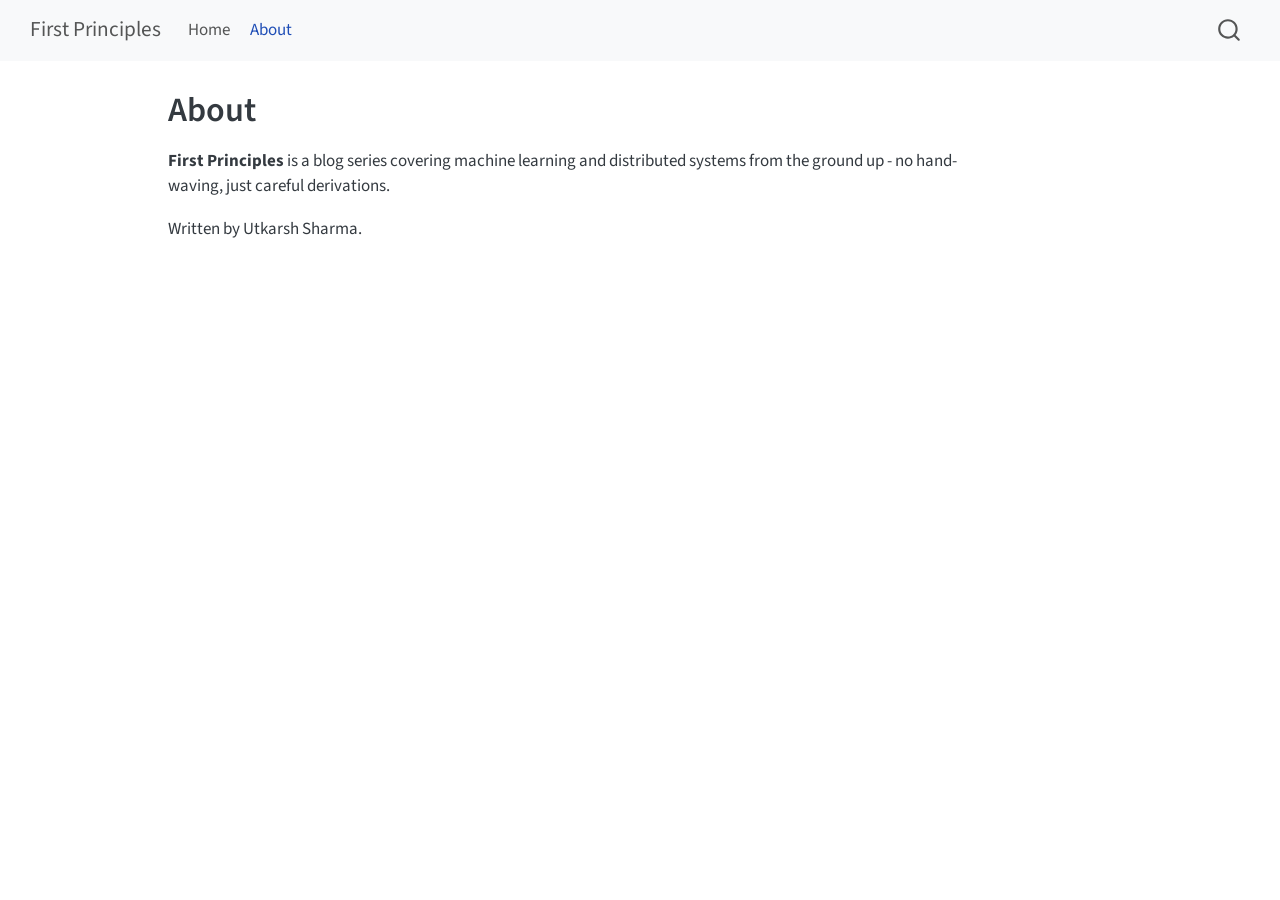
<file: docs/about.html>
<!DOCTYPE html>
<html xmlns="http://www.w3.org/1999/xhtml" lang="en" xml:lang="en"><head>

<meta charset="utf-8">
<meta name="generator" content="quarto-1.9.37">

<meta name="viewport" content="width=device-width, initial-scale=1.0, user-scalable=yes">


<title>About – First Principles</title>
<style>
/* Default styles provided by pandoc.
** See https://pandoc.org/MANUAL.html#variables-for-html for config info.
*/
code{white-space: pre-wrap;}
span.smallcaps{font-variant: small-caps;}
div.columns{display: flex; gap: min(4vw, 1.5em);}
div.column{flex: auto; overflow-x: auto;}
div.hanging-indent{margin-left: 1.5em; text-indent: -1.5em;}
ul.task-list{list-style: none;}
ul.task-list li input[type="checkbox"] {
  width: 0.8em;
  margin: 0 0.8em 0.2em -1em; /* quarto-specific, see https://github.com/quarto-dev/quarto-cli/issues/4556 */ 
  vertical-align: middle;
}
</style>


<script src="site_libs/quarto-nav/quarto-nav.js"></script>
<script src="site_libs/quarto-nav/headroom.min.js"></script>
<script src="site_libs/clipboard/clipboard.min.js"></script>
<script src="site_libs/quarto-search/autocomplete.umd.js"></script>
<script src="site_libs/quarto-search/fuse.min.js"></script>
<script src="site_libs/quarto-search/quarto-search.js"></script>
<meta name="quarto:offset" content="./">
<script src="site_libs/quarto-html/quarto.js" type="module"></script>
<script src="site_libs/quarto-html/tabsets/tabsets.js" type="module"></script>
<script src="site_libs/quarto-html/popper.min.js"></script>
<script src="site_libs/quarto-html/tippy.umd.min.js"></script>
<script src="site_libs/quarto-html/anchor.min.js"></script>
<link href="site_libs/quarto-html/tippy.css" rel="stylesheet">
<link href="site_libs/quarto-html/quarto-syntax-highlighting-7f8f88aac4f3542376d5c11b86a4c14d.css" rel="stylesheet" id="quarto-text-highlighting-styles">
<script src="site_libs/bootstrap/bootstrap.min.js"></script>
<link href="site_libs/bootstrap/bootstrap-icons.css" rel="stylesheet">
<link href="site_libs/bootstrap/bootstrap-158031087360bce0ff56dc785ce39e06.min.css" rel="stylesheet" append-hash="true" id="quarto-bootstrap" data-mode="light">
<script id="quarto-search-options" type="application/json">{
  "location": "navbar",
  "copy-button": false,
  "collapse-after": 3,
  "panel-placement": "end",
  "type": "overlay",
  "limit": 50,
  "keyboard-shortcut": [
    "f",
    "/",
    "s"
  ],
  "show-item-context": false,
  "language": {
    "search-no-results-text": "No results",
    "search-matching-documents-text": "matching documents",
    "search-copy-link-title": "Copy link to search",
    "search-hide-matches-text": "Hide additional matches",
    "search-more-match-text": "more match in this document",
    "search-more-matches-text": "more matches in this document",
    "search-clear-button-title": "Clear",
    "search-text-placeholder": "",
    "search-detached-cancel-button-title": "Cancel",
    "search-submit-button-title": "Submit",
    "search-label": "Search"
  }
}</script>


<link rel="stylesheet" href="styles.css">
</head>

<body class="nav-fixed quarto-light">

<div id="quarto-search-results"></div>
  <header id="quarto-header" class="headroom fixed-top">
    <nav class="navbar navbar-expand-lg " data-bs-theme="dark">
      <div class="navbar-container container-fluid">
      <div class="navbar-brand-container mx-auto">
    <a class="navbar-brand" href="./index.html">
    <span class="navbar-title">First Principles</span>
    </a>
  </div>
            <div id="quarto-search" class="" title="Search"></div>
          <button class="navbar-toggler" type="button" data-bs-toggle="collapse" data-bs-target="#navbarCollapse" aria-controls="navbarCollapse" role="menu" aria-expanded="false" aria-label="Toggle navigation" onclick="if (window.quartoToggleHeadroom) { window.quartoToggleHeadroom(); }">
  <span class="navbar-toggler-icon"></span>
</button>
          <div class="collapse navbar-collapse" id="navbarCollapse">
            <ul class="navbar-nav navbar-nav-scroll me-auto">
  <li class="nav-item">
    <a class="nav-link" href="./index.html"> 
<span class="menu-text">Home</span></a>
  </li>  
  <li class="nav-item">
    <a class="nav-link active" href="./about.html" aria-current="page"> 
<span class="menu-text">About</span></a>
  </li>  
</ul>
          </div> <!-- /navcollapse -->
            <div class="quarto-navbar-tools">
</div>
      </div> <!-- /container-fluid -->
    </nav>
</header>
<!-- content -->
<div id="quarto-content" class="quarto-container page-columns page-rows-contents page-layout-article page-navbar">
<!-- sidebar -->
<!-- margin-sidebar -->
    <div id="quarto-margin-sidebar" class="sidebar margin-sidebar zindex-bottom">
        
    </div>
<!-- main -->
<main class="content" id="quarto-document-content">

<header id="title-block-header" class="quarto-title-block default">
<div class="quarto-title">
<h1 class="title">About</h1>
</div>



<div class="quarto-title-meta">

    
  
    
  </div>
  


</header>


<p><strong>First Principles</strong> is a blog series covering machine learning and distributed systems from the ground up - no hand-waving, just careful derivations.</p>
<p>Written by Utkarsh Sharma.</p>



</main> <!-- /main -->
<script id="quarto-html-after-body" type="application/javascript">
  window.document.addEventListener("DOMContentLoaded", function (event) {
    const icon = "";
    const anchorJS = new window.AnchorJS();
    anchorJS.options = {
      placement: 'right',
      icon: icon
    };
    anchorJS.add('.anchored');
    const isCodeAnnotation = (el) => {
      for (const clz of el.classList) {
        if (clz.startsWith('code-annotation-')) {                     
          return true;
        }
      }
      return false;
    }
    const onCopySuccess = function(e) {
      // button target
      const button = e.trigger;
      // don't keep focus
      button.blur();
      // flash "checked"
      button.classList.add('code-copy-button-checked');
      var currentTitle = button.getAttribute("title");
      button.setAttribute("title", "Copied!");
      let tooltip;
      if (window.bootstrap) {
        button.setAttribute("data-bs-toggle", "tooltip");
        button.setAttribute("data-bs-placement", "left");
        button.setAttribute("data-bs-title", "Copied!");
        tooltip = new bootstrap.Tooltip(button, 
          { trigger: "manual", 
            customClass: "code-copy-button-tooltip",
            offset: [0, -8]});
        tooltip.show();    
      }
      setTimeout(function() {
        if (tooltip) {
          tooltip.hide();
          button.removeAttribute("data-bs-title");
          button.removeAttribute("data-bs-toggle");
          button.removeAttribute("data-bs-placement");
        }
        button.setAttribute("title", currentTitle);
        button.classList.remove('code-copy-button-checked');
      }, 1000);
      // clear code selection
      e.clearSelection();
    }
    const getTextToCopy = function(trigger) {
      const outerScaffold = trigger.parentElement.cloneNode(true);
      const codeEl = outerScaffold.querySelector('code');
      for (const childEl of codeEl.children) {
        if (isCodeAnnotation(childEl)) {
          childEl.remove();
        }
      }
      return codeEl.innerText;
    }
    const clipboard = new window.ClipboardJS('.code-copy-button:not([data-in-quarto-modal])', {
      text: getTextToCopy
    });
    clipboard.on('success', onCopySuccess);
    if (window.document.getElementById('quarto-embedded-source-code-modal')) {
      const clipboardModal = new window.ClipboardJS('.code-copy-button[data-in-quarto-modal]', {
        text: getTextToCopy,
        container: window.document.getElementById('quarto-embedded-source-code-modal')
      });
      clipboardModal.on('success', onCopySuccess);
    }
      var localhostRegex = new RegExp(/^(?:http|https):\/\/localhost\:?[0-9]*\//);
      var mailtoRegex = new RegExp(/^mailto:/);
        var filterRegex = new RegExp("https:\/\/SharmaLlama\.github\.io\/firstprinciples\/");
      var isInternal = (href) => {
          return filterRegex.test(href) || localhostRegex.test(href) || mailtoRegex.test(href);
      }
      // Inspect non-navigation links and adorn them if external
     var links = window.document.querySelectorAll('a[href]:not(.nav-link):not(.navbar-brand):not(.toc-action):not(.sidebar-link):not(.sidebar-item-toggle):not(.pagination-link):not(.no-external):not([aria-hidden]):not(.dropdown-item):not(.quarto-navigation-tool):not(.about-link)');
      for (var i=0; i<links.length; i++) {
        const link = links[i];
        if (!isInternal(link.href)) {
          // undo the damage that might have been done by quarto-nav.js in the case of
          // links that we want to consider external
          if (link.dataset.originalHref !== undefined) {
            link.href = link.dataset.originalHref;
          }
        }
      }
    function tippyHover(el, contentFn, onTriggerFn, onUntriggerFn) {
      const config = {
        allowHTML: true,
        maxWidth: 500,
        delay: 100,
        arrow: false,
        appendTo: function(el) {
            return el.parentElement;
        },
        interactive: true,
        interactiveBorder: 10,
        theme: 'quarto',
        placement: 'bottom-start',
      };
      if (contentFn) {
        config.content = contentFn;
      }
      if (onTriggerFn) {
        config.onTrigger = onTriggerFn;
      }
      if (onUntriggerFn) {
        config.onUntrigger = onUntriggerFn;
      }
      window.tippy(el, config); 
    }
    const noterefs = window.document.querySelectorAll('a[role="doc-noteref"]');
    for (var i=0; i<noterefs.length; i++) {
      const ref = noterefs[i];
      tippyHover(ref, function() {
        // use id or data attribute instead here
        let href = ref.getAttribute('data-footnote-href') || ref.getAttribute('href');
        try { href = new URL(href).hash; } catch {}
        const id = href.replace(/^#\/?/, "");
        const note = window.document.getElementById(id);
        if (note) {
          return note.innerHTML;
        } else {
          return "";
        }
      });
    }
    const xrefs = window.document.querySelectorAll('a.quarto-xref');
    const processXRef = (id, note) => {
      // Strip column container classes
      const stripColumnClz = (el) => {
        el.classList.remove("page-full", "page-columns");
        if (el.children) {
          for (const child of el.children) {
            stripColumnClz(child);
          }
        }
      }
      stripColumnClz(note)
      if (id === null || id.startsWith('sec-')) {
        // Special case sections, only their first couple elements
        const container = document.createElement("div");
        if (note.children && note.children.length > 2) {
          container.appendChild(note.children[0].cloneNode(true));
          for (let i = 1; i < note.children.length; i++) {
            const child = note.children[i];
            if (child.tagName === "P" && child.innerText === "") {
              continue;
            } else {
              container.appendChild(child.cloneNode(true));
              break;
            }
          }
          if (window.Quarto?.typesetMath) {
            window.Quarto.typesetMath(container);
          }
          return container.innerHTML
        } else {
          if (window.Quarto?.typesetMath) {
            window.Quarto.typesetMath(note);
          }
          return note.innerHTML;
        }
      } else {
        // Remove any anchor links if they are present
        const anchorLink = note.querySelector('a.anchorjs-link');
        if (anchorLink) {
          anchorLink.remove();
        }
        if (window.Quarto?.typesetMath) {
          window.Quarto.typesetMath(note);
        }
        if (note.classList.contains("callout")) {
          return note.outerHTML;
        } else {
          return note.innerHTML;
        }
      }
    }
    for (var i=0; i<xrefs.length; i++) {
      const xref = xrefs[i];
      tippyHover(xref, undefined, function(instance) {
        instance.disable();
        let url = xref.getAttribute('href');
        let hash = undefined; 
        if (url.startsWith('#')) {
          hash = url;
        } else {
          try { hash = new URL(url).hash; } catch {}
        }
        if (hash) {
          const id = hash.replace(/^#\/?/, "");
          const note = window.document.getElementById(id);
          if (note !== null) {
            try {
              const html = processXRef(id, note.cloneNode(true));
              instance.setContent(html);
            } finally {
              instance.enable();
              instance.show();
            }
          } else {
            // See if we can fetch this
            fetch(url.split('#')[0])
            .then(res => res.text())
            .then(html => {
              const parser = new DOMParser();
              const htmlDoc = parser.parseFromString(html, "text/html");
              const note = htmlDoc.getElementById(id);
              if (note !== null) {
                const html = processXRef(id, note);
                instance.setContent(html);
              } 
            }).finally(() => {
              instance.enable();
              instance.show();
            });
          }
        } else {
          // See if we can fetch a full url (with no hash to target)
          // This is a special case and we should probably do some content thinning / targeting
          fetch(url)
          .then(res => res.text())
          .then(html => {
            const parser = new DOMParser();
            const htmlDoc = parser.parseFromString(html, "text/html");
            const note = htmlDoc.querySelector('main.content');
            if (note !== null) {
              // This should only happen for chapter cross references
              // (since there is no id in the URL)
              // remove the first header
              if (note.children.length > 0 && note.children[0].tagName === "HEADER") {
                note.children[0].remove();
              }
              const html = processXRef(null, note);
              instance.setContent(html);
            } 
          }).finally(() => {
            instance.enable();
            instance.show();
          });
        }
      }, function(instance) {
      });
    }
        let selectedAnnoteEl;
        const selectorForAnnotation = ( cell, annotation) => {
          let cellAttr = 'data-code-cell="' + cell + '"';
          let lineAttr = 'data-code-annotation="' +  annotation + '"';
          const selector = 'span[' + cellAttr + '][' + lineAttr + ']';
          return selector;
        }
        const selectCodeLines = (annoteEl) => {
          const doc = window.document;
          const targetCell = annoteEl.getAttribute("data-target-cell");
          const targetAnnotation = annoteEl.getAttribute("data-target-annotation");
          const annoteSpan = window.document.querySelector(selectorForAnnotation(targetCell, targetAnnotation));
          const lines = annoteSpan.getAttribute("data-code-lines").split(",");
          const lineIds = lines.map((line) => {
            return targetCell + "-" + line;
          })
          let top = null;
          let height = null;
          let parent = null;
          if (lineIds.length > 0) {
              //compute the position of the single el (top and bottom and make a div)
              const el = window.document.getElementById(lineIds[0]);
              top = el.offsetTop;
              height = el.offsetHeight;
              parent = el.parentElement.parentElement;
            if (lineIds.length > 1) {
              const lastEl = window.document.getElementById(lineIds[lineIds.length - 1]);
              const bottom = lastEl.offsetTop + lastEl.offsetHeight;
              height = bottom - top;
            }
            if (top !== null && height !== null && parent !== null) {
              // cook up a div (if necessary) and position it 
              let div = window.document.getElementById("code-annotation-line-highlight");
              if (div === null) {
                div = window.document.createElement("div");
                div.setAttribute("id", "code-annotation-line-highlight");
                div.style.position = 'absolute';
                parent.appendChild(div);
              }
              div.style.top = top - 2 + "px";
              div.style.height = height + 4 + "px";
              div.style.left = 0;
              let gutterDiv = window.document.getElementById("code-annotation-line-highlight-gutter");
              if (gutterDiv === null) {
                gutterDiv = window.document.createElement("div");
                gutterDiv.setAttribute("id", "code-annotation-line-highlight-gutter");
                gutterDiv.style.position = 'absolute';
                const codeCell = window.document.getElementById(targetCell);
                const gutter = codeCell.querySelector('.code-annotation-gutter');
                gutter.appendChild(gutterDiv);
              }
              gutterDiv.style.top = top - 2 + "px";
              gutterDiv.style.height = height + 4 + "px";
            }
            selectedAnnoteEl = annoteEl;
          }
        };
        const unselectCodeLines = () => {
          const elementsIds = ["code-annotation-line-highlight", "code-annotation-line-highlight-gutter"];
          elementsIds.forEach((elId) => {
            const div = window.document.getElementById(elId);
            if (div) {
              div.remove();
            }
          });
          selectedAnnoteEl = undefined;
        };
          // Handle positioning of the toggle
      window.addEventListener(
        "resize",
        throttle(() => {
          elRect = undefined;
          if (selectedAnnoteEl) {
            selectCodeLines(selectedAnnoteEl);
          }
        }, 10)
      );
      function throttle(fn, ms) {
      let throttle = false;
      let timer;
        return (...args) => {
          if(!throttle) { // first call gets through
              fn.apply(this, args);
              throttle = true;
          } else { // all the others get throttled
              if(timer) clearTimeout(timer); // cancel #2
              timer = setTimeout(() => {
                fn.apply(this, args);
                timer = throttle = false;
              }, ms);
          }
        };
      }
        // Attach click handler to the DT
        const annoteDls = window.document.querySelectorAll('dt[data-target-cell]');
        for (const annoteDlNode of annoteDls) {
          annoteDlNode.addEventListener('click', (event) => {
            const clickedEl = event.target;
            if (clickedEl !== selectedAnnoteEl) {
              unselectCodeLines();
              const activeEl = window.document.querySelector('dt[data-target-cell].code-annotation-active');
              if (activeEl) {
                activeEl.classList.remove('code-annotation-active');
              }
              selectCodeLines(clickedEl);
              clickedEl.classList.add('code-annotation-active');
            } else {
              // Unselect the line
              unselectCodeLines();
              clickedEl.classList.remove('code-annotation-active');
            }
          });
        }
    const findCites = (el) => {
      const parentEl = el.parentElement;
      if (parentEl) {
        const cites = parentEl.dataset.cites;
        if (cites) {
          return {
            el,
            cites: cites.split(' ')
          };
        } else {
          return findCites(el.parentElement)
        }
      } else {
        return undefined;
      }
    };
    var bibliorefs = window.document.querySelectorAll('a[role="doc-biblioref"]');
    for (var i=0; i<bibliorefs.length; i++) {
      const ref = bibliorefs[i];
      const citeInfo = findCites(ref);
      if (citeInfo) {
        tippyHover(citeInfo.el, function() {
          var popup = window.document.createElement('div');
          citeInfo.cites.forEach(function(cite) {
            var citeDiv = window.document.createElement('div');
            citeDiv.classList.add('hanging-indent');
            citeDiv.classList.add('csl-entry');
            var biblioDiv = window.document.getElementById('ref-' + cite);
            if (biblioDiv) {
              citeDiv.innerHTML = biblioDiv.innerHTML;
            }
            popup.appendChild(citeDiv);
          });
          return popup.innerHTML;
        });
      }
    }
  });
  </script>
</div> <!-- /content -->




</body></html>
</file>
<file: site_libs/quarto-html/tippy.css>
.tippy-box[data-animation=fade][data-state=hidden]{opacity:0}[data-tippy-root]{max-width:calc(100vw - 10px)}.tippy-box{position:relative;background-color:#333;color:#fff;border-radius:4px;font-size:14px;line-height:1.4;white-space:normal;outline:0;transition-property:transform,visibility,opacity}.tippy-box[data-placement^=top]>.tippy-arrow{bottom:0}.tippy-box[data-placement^=top]>.tippy-arrow:before{bottom:-7px;left:0;border-width:8px 8px 0;border-top-color:initial;transform-origin:center top}.tippy-box[data-placement^=bottom]>.tippy-arrow{top:0}.tippy-box[data-placement^=bottom]>.tippy-arrow:before{top:-7px;left:0;border-width:0 8px 8px;border-bottom-color:initial;transform-origin:center bottom}.tippy-box[data-placement^=left]>.tippy-arrow{right:0}.tippy-box[data-placement^=left]>.tippy-arrow:before{border-width:8px 0 8px 8px;border-left-color:initial;right:-7px;transform-origin:center left}.tippy-box[data-placement^=right]>.tippy-arrow{left:0}.tippy-box[data-placement^=right]>.tippy-arrow:before{left:-7px;border-width:8px 8px 8px 0;border-right-color:initial;transform-origin:center right}.tippy-box[data-inertia][data-state=visible]{transition-timing-function:cubic-bezier(.54,1.5,.38,1.11)}.tippy-arrow{width:16px;height:16px;color:#333}.tippy-arrow:before{content:"";position:absolute;border-color:transparent;border-style:solid}.tippy-content{position:relative;padding:5px 9px;z-index:1}
</file>
<file: site_libs/quarto-html/quarto-syntax-highlighting-7f8f88aac4f3542376d5c11b86a4c14d.css>
/* quarto syntax highlight colors */
:root {
  --quarto-hl-ot-color: #003B4F;
  --quarto-hl-at-color: #657422;
  --quarto-hl-ss-color: #20794D;
  --quarto-hl-an-color: #5E5E5E;
  --quarto-hl-fu-color: #4758AB;
  --quarto-hl-st-color: #20794D;
  --quarto-hl-cf-color: #003B4F;
  --quarto-hl-op-color: #5E5E5E;
  --quarto-hl-er-color: #AD0000;
  --quarto-hl-bn-color: #AD0000;
  --quarto-hl-al-color: #AD0000;
  --quarto-hl-va-color: #111111;
  --quarto-hl-bu-color: inherit;
  --quarto-hl-ex-color: inherit;
  --quarto-hl-pp-color: #AD0000;
  --quarto-hl-in-color: #5E5E5E;
  --quarto-hl-vs-color: #20794D;
  --quarto-hl-wa-color: #5E5E5E;
  --quarto-hl-do-color: #5E5E5E;
  --quarto-hl-im-color: #00769E;
  --quarto-hl-ch-color: #20794D;
  --quarto-hl-dt-color: #AD0000;
  --quarto-hl-fl-color: #AD0000;
  --quarto-hl-co-color: #5E5E5E;
  --quarto-hl-cv-color: #5E5E5E;
  --quarto-hl-cn-color: #8f5902;
  --quarto-hl-sc-color: #5E5E5E;
  --quarto-hl-dv-color: #AD0000;
  --quarto-hl-kw-color: #003B4F;
}

/* other quarto variables */
:root {
  --quarto-font-monospace: SFMono-Regular, Menlo, Monaco, Consolas, "Liberation Mono", "Courier New", monospace;
}

/* syntax highlight based on Pandoc's rules */
pre > code.sourceCode > span {
  color: #003B4F;
}

code.sourceCode > span {
  color: #003B4F;
}

div.sourceCode,
div.sourceCode pre.sourceCode {
  color: #003B4F;
}

/* Normal */
code span {
  color: #003B4F;
}

/* Alert */
code span.al {
  color: #AD0000;
  font-style: inherit;
}

/* Annotation */
code span.an {
  color: #5E5E5E;
  font-style: inherit;
}

/* Attribute */
code span.at {
  color: #657422;
  font-style: inherit;
}

/* BaseN */
code span.bn {
  color: #AD0000;
  font-style: inherit;
}

/* BuiltIn */
code span.bu {
  font-style: inherit;
}

/* ControlFlow */
code span.cf {
  color: #003B4F;
  font-weight: bold;
  font-style: inherit;
}

/* Char */
code span.ch {
  color: #20794D;
  font-style: inherit;
}

/* Constant */
code span.cn {
  color: #8f5902;
  font-style: inherit;
}

/* Comment */
code span.co {
  color: #5E5E5E;
  font-style: inherit;
}

/* CommentVar */
code span.cv {
  color: #5E5E5E;
  font-style: italic;
}

/* Documentation */
code span.do {
  color: #5E5E5E;
  font-style: italic;
}

/* DataType */
code span.dt {
  color: #AD0000;
  font-style: inherit;
}

/* DecVal */
code span.dv {
  color: #AD0000;
  font-style: inherit;
}

/* Error */
code span.er {
  color: #AD0000;
  font-style: inherit;
}

/* Extension */
code span.ex {
  font-style: inherit;
}

/* Float */
code span.fl {
  color: #AD0000;
  font-style: inherit;
}

/* Function */
code span.fu {
  color: #4758AB;
  font-style: inherit;
}

/* Import */
code span.im {
  color: #00769E;
  font-style: inherit;
}

/* Information */
code span.in {
  color: #5E5E5E;
  font-style: inherit;
}

/* Keyword */
code span.kw {
  color: #003B4F;
  font-weight: bold;
  font-style: inherit;
}

/* Operator */
code span.op {
  color: #5E5E5E;
  font-style: inherit;
}

/* Other */
code span.ot {
  color: #003B4F;
  font-style: inherit;
}

/* Preprocessor */
code span.pp {
  color: #AD0000;
  font-style: inherit;
}

/* SpecialChar */
code span.sc {
  color: #5E5E5E;
  font-style: inherit;
}

/* SpecialString */
code span.ss {
  color: #20794D;
  font-style: inherit;
}

/* String */
code span.st {
  color: #20794D;
  font-style: inherit;
}

/* Variable */
code span.va {
  color: #111111;
  font-style: inherit;
}

/* VerbatimString */
code span.vs {
  color: #20794D;
  font-style: inherit;
}

/* Warning */
code span.wa {
  color: #5E5E5E;
  font-style: italic;
}

.prevent-inlining {
  content: "</";
}

/*# sourceMappingURL=789ad8cd35626ba772517505b42a116e.css.map */
</file>
<file: styles.css>
/* Series card grid on home page */
.series-grid {
  display: grid;
  grid-template-columns: repeat(auto-fill, minmax(300px, 1fr));
  gap: 1.5rem;
  margin-top: 1.5rem;
}

.series-card-link {
  text-decoration: none;
  color: inherit;
  display: block;
}

.series-card {
  border: 1px solid #dee2e6;
  border-radius: 10px;
  overflow: hidden;
  transition: box-shadow 0.2s ease, transform 0.2s ease;
  background: #fff;
  height: 100%;
}

.series-card:hover {
  box-shadow: 0 6px 20px rgba(0, 0, 0, 0.1);
  transform: translateY(-3px);
}

.series-card-header {
  background: #2c3e50;
  color: #fff;
  padding: 1rem 1.25rem;
  font-size: 1.1rem;
  font-weight: 600;
}

.series-card-soon .series-card-header {
  background: #6c757d;
}

.series-card-body {
  padding: 1rem 1.25rem 1.25rem;
}

.series-card-body p {
  color: #555;
  margin-bottom: 0.75rem;
  font-size: 0.95rem;
  line-height: 1.5;
}

.series-badge {
  display: inline-block;
  font-size: 0.78rem;
  font-weight: 500;
  padding: 0.2rem 0.65rem;
  border-radius: 12px;
  background: #d4edda;
  color: #155724;
}

.series-badge-soon {
  background: #e9ecef;
  color: #6c757d;
}
</file>
<file: docs/site_libs/quarto-html/tippy.css>
.tippy-box[data-animation=fade][data-state=hidden]{opacity:0}[data-tippy-root]{max-width:calc(100vw - 10px)}.tippy-box{position:relative;background-color:#333;color:#fff;border-radius:4px;font-size:14px;line-height:1.4;white-space:normal;outline:0;transition-property:transform,visibility,opacity}.tippy-box[data-placement^=top]>.tippy-arrow{bottom:0}.tippy-box[data-placement^=top]>.tippy-arrow:before{bottom:-7px;left:0;border-width:8px 8px 0;border-top-color:initial;transform-origin:center top}.tippy-box[data-placement^=bottom]>.tippy-arrow{top:0}.tippy-box[data-placement^=bottom]>.tippy-arrow:before{top:-7px;left:0;border-width:0 8px 8px;border-bottom-color:initial;transform-origin:center bottom}.tippy-box[data-placement^=left]>.tippy-arrow{right:0}.tippy-box[data-placement^=left]>.tippy-arrow:before{border-width:8px 0 8px 8px;border-left-color:initial;right:-7px;transform-origin:center left}.tippy-box[data-placement^=right]>.tippy-arrow{left:0}.tippy-box[data-placement^=right]>.tippy-arrow:before{left:-7px;border-width:8px 8px 8px 0;border-right-color:initial;transform-origin:center right}.tippy-box[data-inertia][data-state=visible]{transition-timing-function:cubic-bezier(.54,1.5,.38,1.11)}.tippy-arrow{width:16px;height:16px;color:#333}.tippy-arrow:before{content:"";position:absolute;border-color:transparent;border-style:solid}.tippy-content{position:relative;padding:5px 9px;z-index:1}
</file>
<file: docs/site_libs/quarto-html/quarto-syntax-highlighting-7f8f88aac4f3542376d5c11b86a4c14d.css>
/* quarto syntax highlight colors */
:root {
  --quarto-hl-ot-color: #003B4F;
  --quarto-hl-at-color: #657422;
  --quarto-hl-ss-color: #20794D;
  --quarto-hl-an-color: #5E5E5E;
  --quarto-hl-fu-color: #4758AB;
  --quarto-hl-st-color: #20794D;
  --quarto-hl-cf-color: #003B4F;
  --quarto-hl-op-color: #5E5E5E;
  --quarto-hl-er-color: #AD0000;
  --quarto-hl-bn-color: #AD0000;
  --quarto-hl-al-color: #AD0000;
  --quarto-hl-va-color: #111111;
  --quarto-hl-bu-color: inherit;
  --quarto-hl-ex-color: inherit;
  --quarto-hl-pp-color: #AD0000;
  --quarto-hl-in-color: #5E5E5E;
  --quarto-hl-vs-color: #20794D;
  --quarto-hl-wa-color: #5E5E5E;
  --quarto-hl-do-color: #5E5E5E;
  --quarto-hl-im-color: #00769E;
  --quarto-hl-ch-color: #20794D;
  --quarto-hl-dt-color: #AD0000;
  --quarto-hl-fl-color: #AD0000;
  --quarto-hl-co-color: #5E5E5E;
  --quarto-hl-cv-color: #5E5E5E;
  --quarto-hl-cn-color: #8f5902;
  --quarto-hl-sc-color: #5E5E5E;
  --quarto-hl-dv-color: #AD0000;
  --quarto-hl-kw-color: #003B4F;
}

/* other quarto variables */
:root {
  --quarto-font-monospace: SFMono-Regular, Menlo, Monaco, Consolas, "Liberation Mono", "Courier New", monospace;
}

/* syntax highlight based on Pandoc's rules */
pre > code.sourceCode > span {
  color: #003B4F;
}

code.sourceCode > span {
  color: #003B4F;
}

div.sourceCode,
div.sourceCode pre.sourceCode {
  color: #003B4F;
}

/* Normal */
code span {
  color: #003B4F;
}

/* Alert */
code span.al {
  color: #AD0000;
  font-style: inherit;
}

/* Annotation */
code span.an {
  color: #5E5E5E;
  font-style: inherit;
}

/* Attribute */
code span.at {
  color: #657422;
  font-style: inherit;
}

/* BaseN */
code span.bn {
  color: #AD0000;
  font-style: inherit;
}

/* BuiltIn */
code span.bu {
  font-style: inherit;
}

/* ControlFlow */
code span.cf {
  color: #003B4F;
  font-weight: bold;
  font-style: inherit;
}

/* Char */
code span.ch {
  color: #20794D;
  font-style: inherit;
}

/* Constant */
code span.cn {
  color: #8f5902;
  font-style: inherit;
}

/* Comment */
code span.co {
  color: #5E5E5E;
  font-style: inherit;
}

/* CommentVar */
code span.cv {
  color: #5E5E5E;
  font-style: italic;
}

/* Documentation */
code span.do {
  color: #5E5E5E;
  font-style: italic;
}

/* DataType */
code span.dt {
  color: #AD0000;
  font-style: inherit;
}

/* DecVal */
code span.dv {
  color: #AD0000;
  font-style: inherit;
}

/* Error */
code span.er {
  color: #AD0000;
  font-style: inherit;
}

/* Extension */
code span.ex {
  font-style: inherit;
}

/* Float */
code span.fl {
  color: #AD0000;
  font-style: inherit;
}

/* Function */
code span.fu {
  color: #4758AB;
  font-style: inherit;
}

/* Import */
code span.im {
  color: #00769E;
  font-style: inherit;
}

/* Information */
code span.in {
  color: #5E5E5E;
  font-style: inherit;
}

/* Keyword */
code span.kw {
  color: #003B4F;
  font-weight: bold;
  font-style: inherit;
}

/* Operator */
code span.op {
  color: #5E5E5E;
  font-style: inherit;
}

/* Other */
code span.ot {
  color: #003B4F;
  font-style: inherit;
}

/* Preprocessor */
code span.pp {
  color: #AD0000;
  font-style: inherit;
}

/* SpecialChar */
code span.sc {
  color: #5E5E5E;
  font-style: inherit;
}

/* SpecialString */
code span.ss {
  color: #20794D;
  font-style: inherit;
}

/* String */
code span.st {
  color: #20794D;
  font-style: inherit;
}

/* Variable */
code span.va {
  color: #111111;
  font-style: inherit;
}

/* VerbatimString */
code span.vs {
  color: #20794D;
  font-style: inherit;
}

/* Warning */
code span.wa {
  color: #5E5E5E;
  font-style: italic;
}

.prevent-inlining {
  content: "</";
}

/*# sourceMappingURL=789ad8cd35626ba772517505b42a116e.css.map */
</file>
<file: docs/styles.css>
/* Series card grid on home page */
.series-grid {
  display: grid;
  grid-template-columns: repeat(auto-fill, minmax(300px, 1fr));
  gap: 1.5rem;
  margin-top: 1.5rem;
}

.series-card-link {
  text-decoration: none;
  color: inherit;
  display: block;
}

.series-card {
  border: 1px solid #dee2e6;
  border-radius: 10px;
  overflow: hidden;
  transition: box-shadow 0.2s ease, transform 0.2s ease;
  background: #fff;
  height: 100%;
}

.series-card:hover {
  box-shadow: 0 6px 20px rgba(0, 0, 0, 0.1);
  transform: translateY(-3px);
}

.series-card-header {
  background: #2c3e50;
  color: #fff;
  padding: 1rem 1.25rem;
  font-size: 1.1rem;
  font-weight: 600;
}

.series-card-soon .series-card-header {
  background: #6c757d;
}

.series-card-body {
  padding: 1rem 1.25rem 1.25rem;
}

.series-card-body p {
  color: #555;
  margin-bottom: 0.75rem;
  font-size: 0.95rem;
  line-height: 1.5;
}

.series-badge {
  display: inline-block;
  font-size: 0.78rem;
  font-weight: 500;
  padding: 0.2rem 0.65rem;
  border-radius: 12px;
  background: #d4edda;
  color: #155724;
}

.series-badge-soon {
  background: #e9ecef;
  color: #6c757d;
}
</file>
